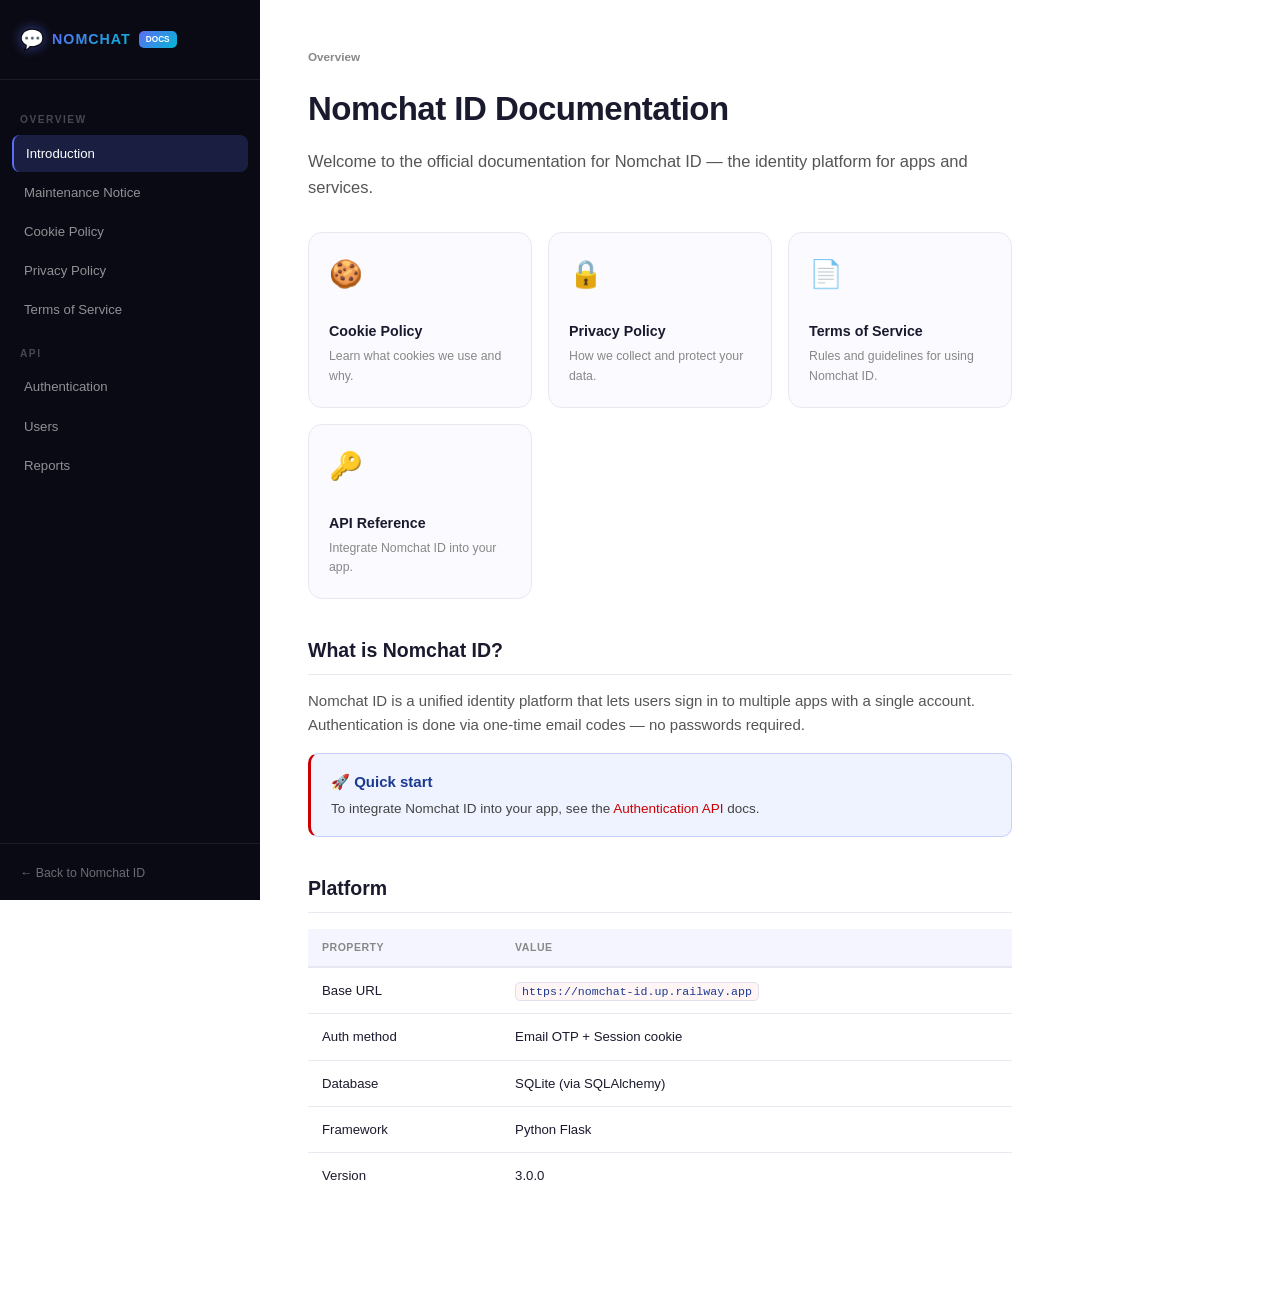
<file: docs/index.html>
<!DOCTYPE html>
<html lang="en">
<head>
    <meta charset="UTF-8">
    <meta name="viewport" content="width=device-width, initial-scale=1.0">
    <title>Nomchat ID Docs</title>
    <link rel="stylesheet" href="/docs/style.css">
</head>
<body>
    <nav class="sidebar">
        <div class="sidebar-logo">
            <span class="logo-icon">💬</span>
            <span class="logo-name">NOMCHAT</span>
            <span class="logo-badge">DOCS</span>
        </div>
        <div class="sidebar-nav">
            <div class="nav-section">Overview</div>
            <a href="/docs/index.html" class="nav-link active">Introduction</a>
            <a href="/docs/maintenance.html" class="nav-link">Maintenance Notice</a>
            <a href="/docs/cookies.html" class="nav-link">Cookie Policy</a>
            <a href="/docs/privacy.html" class="nav-link">Privacy Policy</a>
            <a href="/docs/terms.html" class="nav-link">Terms of Service</a>
            <div class="nav-section">API</div>
            <a href="/docs/api-auth.html" class="nav-link">Authentication</a>
            <a href="/docs/api-users.html" class="nav-link">Users</a>
            <a href="/docs/api-reports.html" class="nav-link">Reports</a>
        </div>
        <div class="sidebar-footer">
            <a href="https://nomchat-id.up.railway.app" target="_blank" class="back-link">← Back to Nomchat ID</a>
        </div>
    </nav>

    <main class="content">
        <div class="content-inner">
            <div class="breadcrumb">Overview</div>
            <h1>Nomchat ID Documentation</h1>
            <p class="lead">Welcome to the official documentation for Nomchat ID — the identity platform for apps and services.</p>

            <div class="cards-grid">
                <a href="/docs/cookies.html" class="doc-card">
                    <div class="doc-card-icon">🍪</div>
                    <h3>Cookie Policy</h3>
                    <p>Learn what cookies we use and why.</p>
                </a>
                <a href="/docs/privacy.html" class="doc-card">
                    <div class="doc-card-icon">🔒</div>
                    <h3>Privacy Policy</h3>
                    <p>How we collect and protect your data.</p>
                </a>
                <a href="/docs/terms.html" class="doc-card">
                    <div class="doc-card-icon">📄</div>
                    <h3>Terms of Service</h3>
                    <p>Rules and guidelines for using Nomchat ID.</p>
                </a>
                <a href="/docs/api-auth.html" class="doc-card">
                    <div class="doc-card-icon">🔑</div>
                    <h3>API Reference</h3>
                    <p>Integrate Nomchat ID into your app.</p>
                </a>
            </div>

            <h2>What is Nomchat ID?</h2>
            <p>Nomchat ID is a unified identity platform that lets users sign in to multiple apps with a single account. Authentication is done via one-time email codes — no passwords required.</p>

            <div class="info-box">
                <strong>🚀 Quick start</strong>
                <p>To integrate Nomchat ID into your app, see the <a href="/docs/api-auth.html">Authentication API</a> docs.</p>
            </div>

            <h2>Platform</h2>
            <table class="doc-table">
                <tr><th>Property</th><th>Value</th></tr>
                <tr><td>Base URL</td><td><code>https://nomchat-id.up.railway.app</code></td></tr>
                <tr><td>Auth method</td><td>Email OTP + Session cookie</td></tr>
                <tr><td>Database</td><td>SQLite (via SQLAlchemy)</td></tr>
                <tr><td>Framework</td><td>Python Flask</td></tr>
                <tr><td>Version</td><td>3.0.0</td></tr>
            </table>
        </div>
    </main>
</body>
</html>
</file>
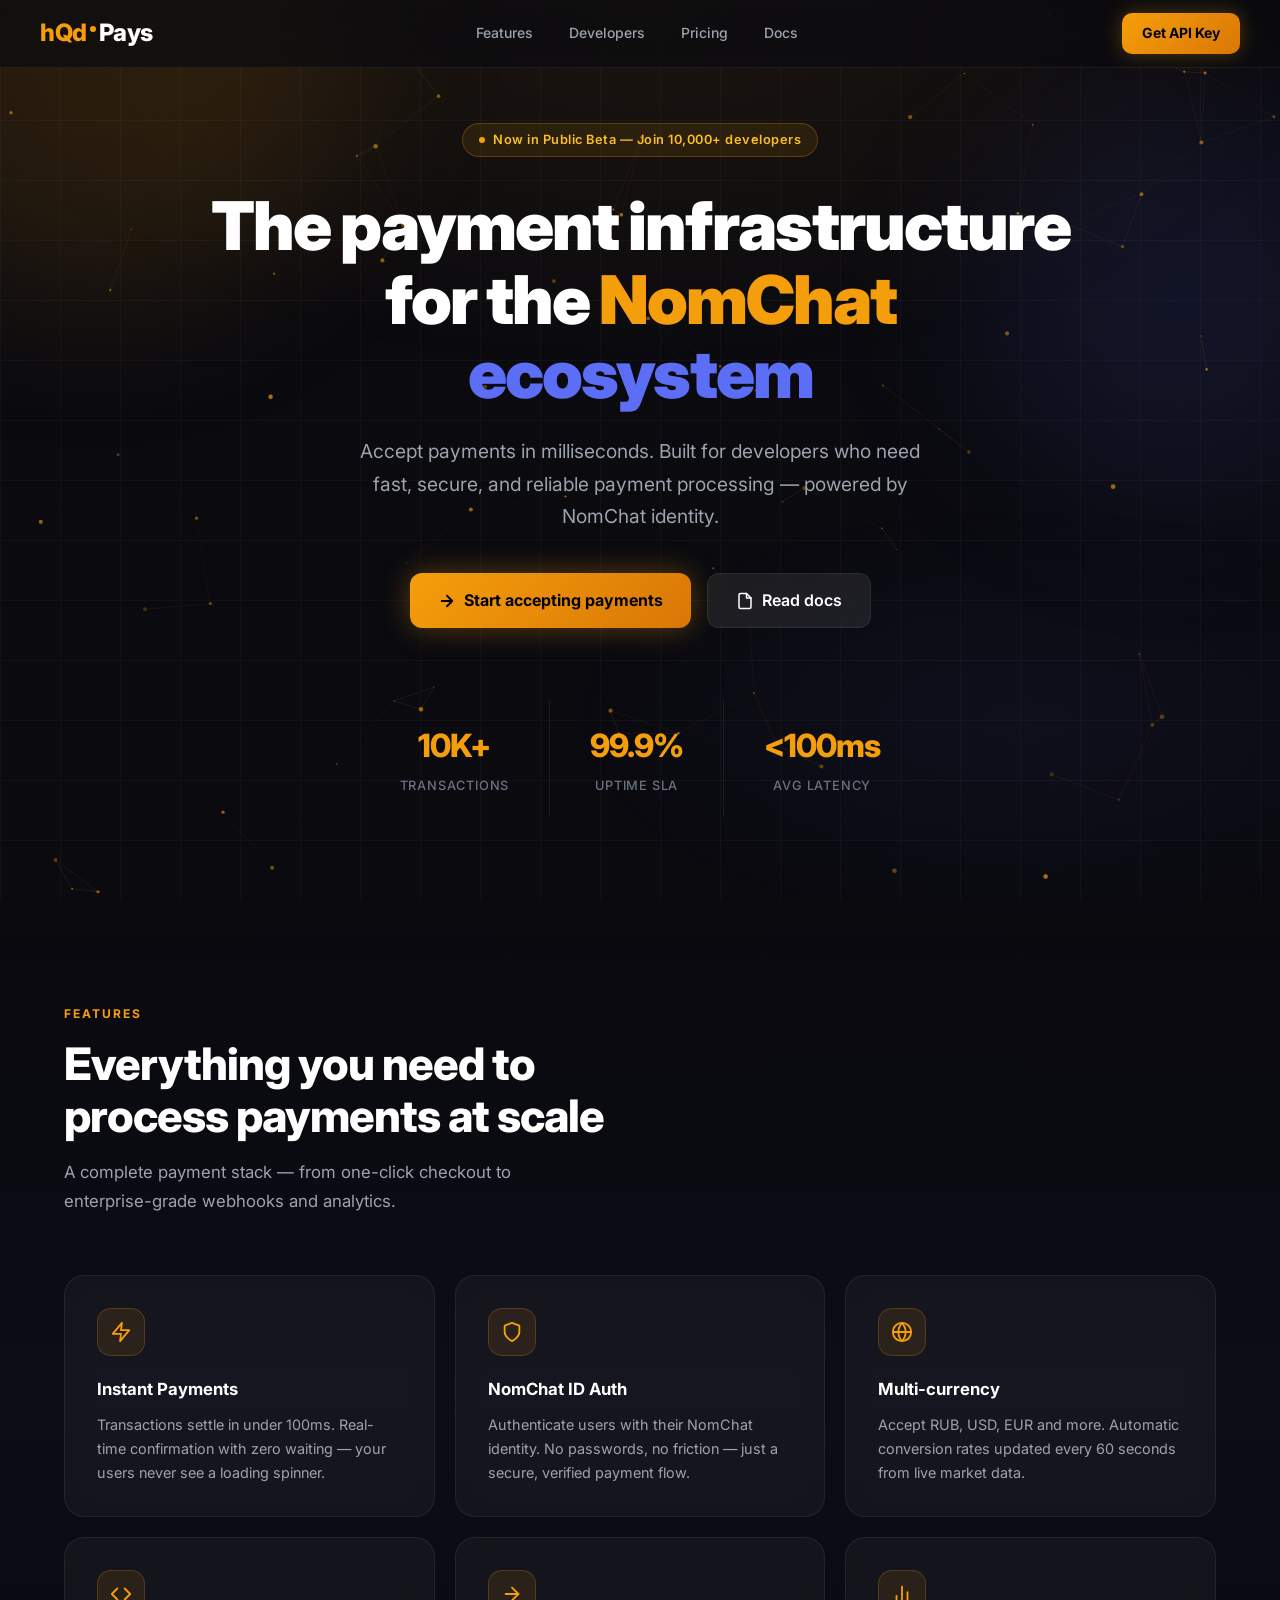
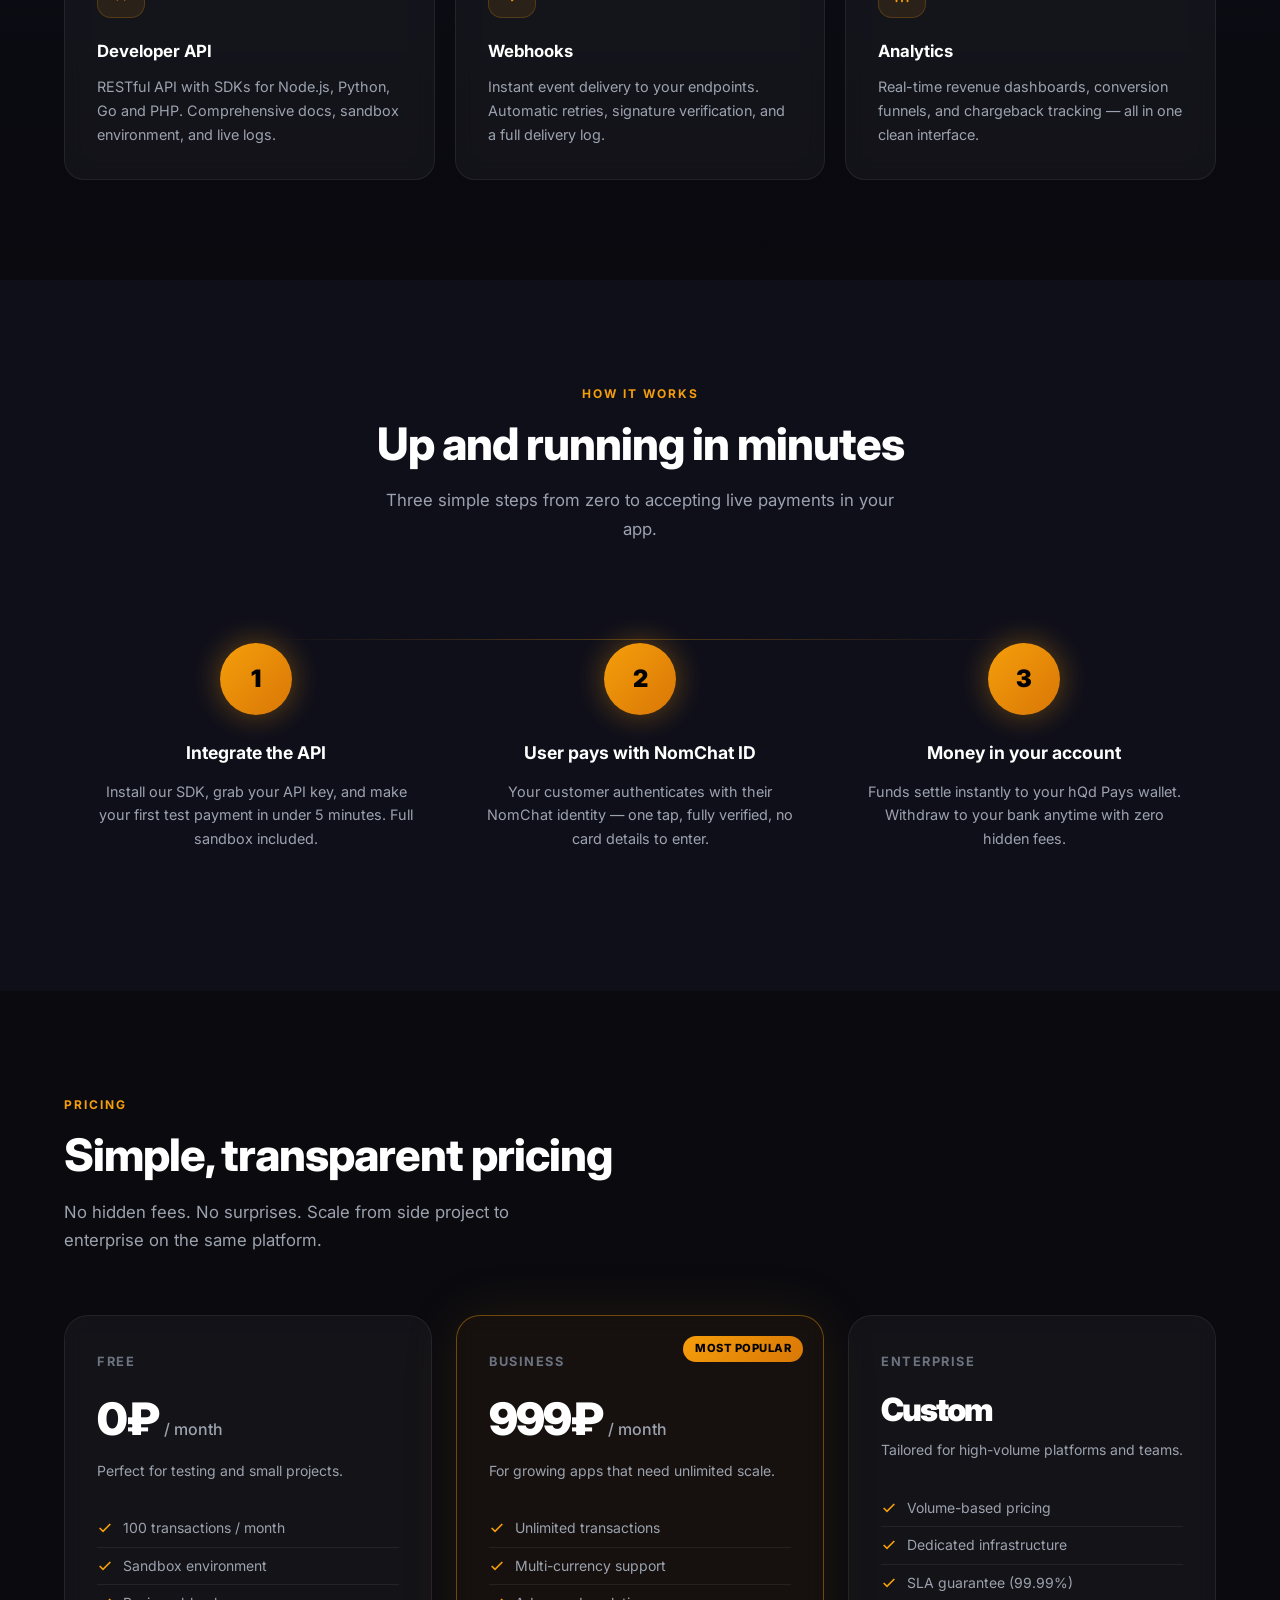
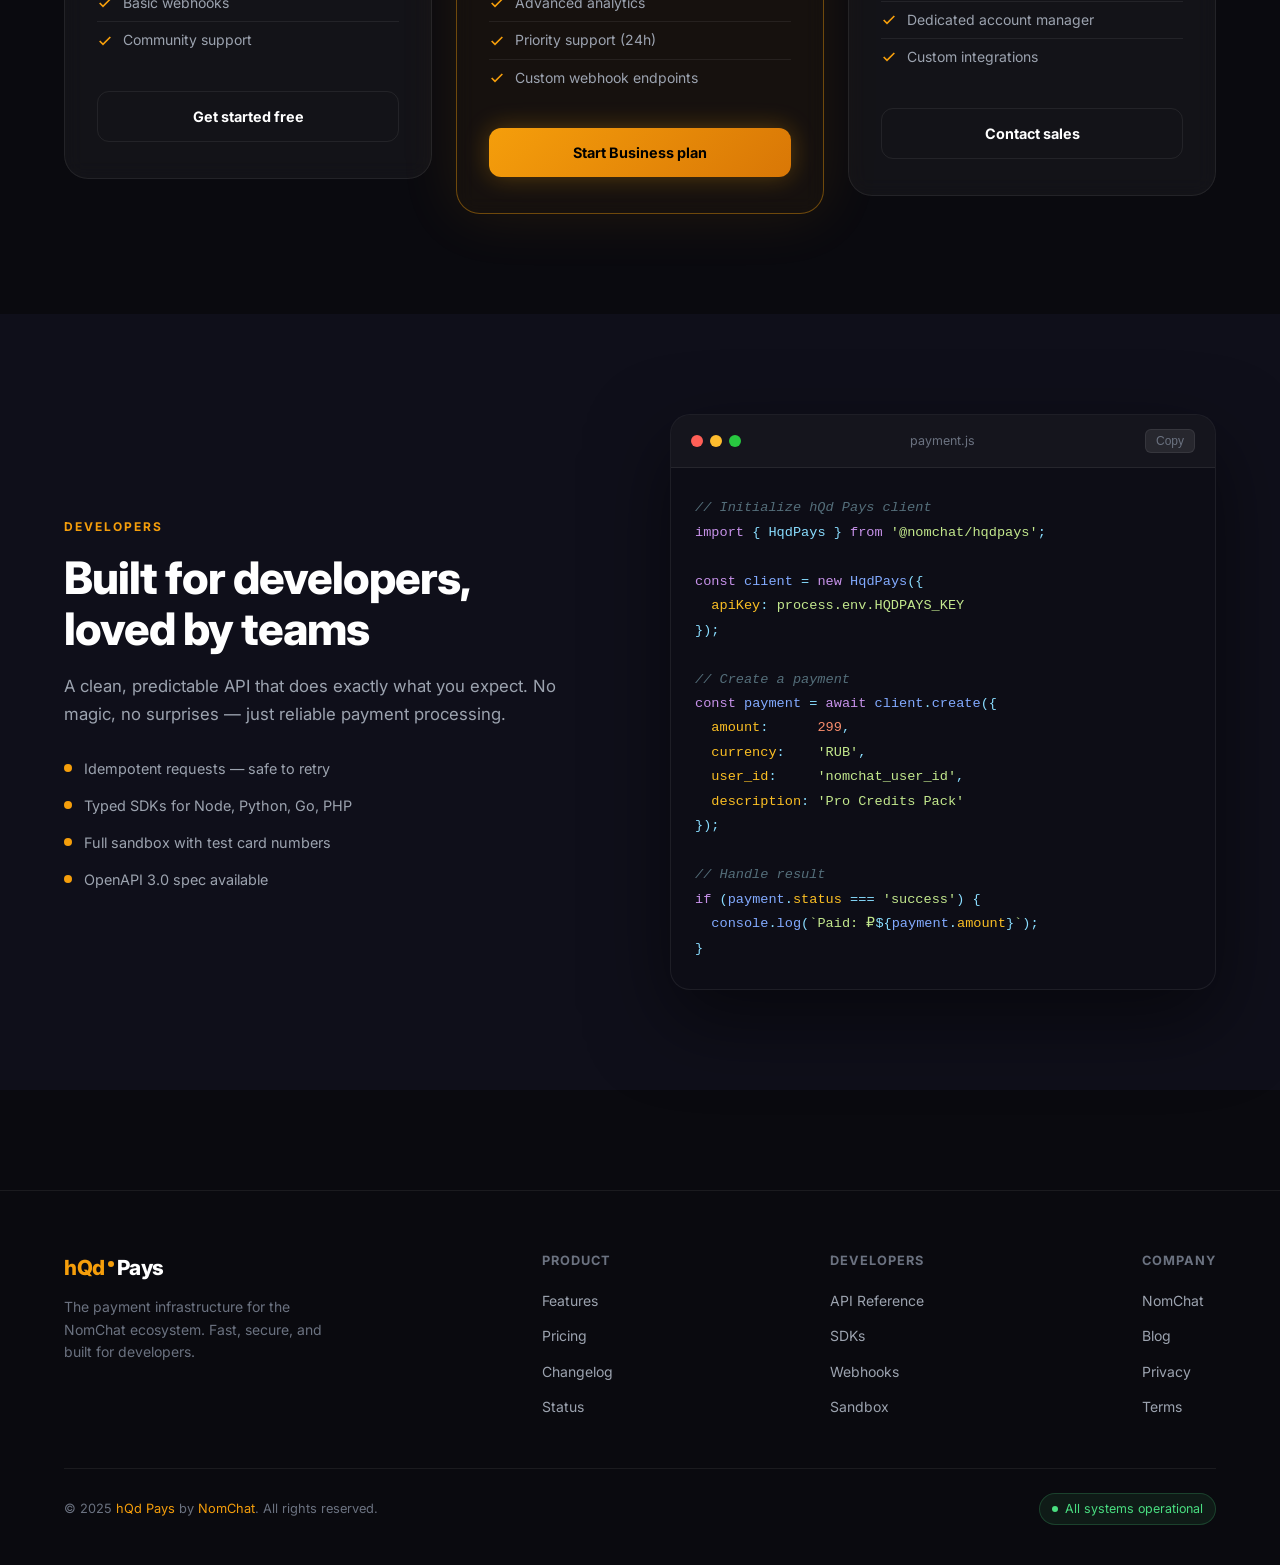
<file: hqdpays/index.html>
<!DOCTYPE html>
<html lang="en">
<head>
<meta charset="UTF-8">
<meta name="viewport" content="width=device-width, initial-scale=1.0">
<title>hQd Pays — Payment Infrastructure by NomChat</title>
<link rel="preconnect" href="https://fonts.googleapis.com">
<link href="https://fonts.googleapis.com/css2?family=Inter:wght@300;400;500;600;700;800;900&display=swap" rel="stylesheet">
<style>
  *, *::before, *::after { box-sizing: border-box; margin: 0; padding: 0; }

  :root {
    --bg: #0a0a0f;
    --bg2: #0f0f1a;
    --bg3: #13131f;
    --gold: #f59e0b;
    --gold2: #d97706;
    --gold3: #fbbf24;
    --purple: #5b6ef5;
    --purple2: #4355e8;
    --white: #ffffff;
    --muted: #6b7280;
    --muted2: #9ca3af;
    --border: rgba(255,255,255,0.07);
    --glass: rgba(255,255,255,0.04);
    --glass2: rgba(255,255,255,0.08);
  }

  html { scroll-behavior: smooth; }

  body {
    font-family: 'Inter', sans-serif;
    background: var(--bg);
    color: var(--white);
    overflow-x: hidden;
    line-height: 1.6;
  }

  /* ── CANVAS ── */
  #particles-canvas {
    position: fixed;
    top: 0; left: 0;
    width: 100%; height: 100%;
    pointer-events: none;
    z-index: 0;
  }

  /* ── GRID BG ── */
  .grid-bg {
    position: fixed;
    inset: 0;
    z-index: 0;
    background-image:
      linear-gradient(rgba(255,255,255,0.03) 1px, transparent 1px),
      linear-gradient(90deg, rgba(255,255,255,0.03) 1px, transparent 1px);
    background-size: 60px 60px;
    pointer-events: none;
  }
  .grid-bg::after {
    content: '';
    position: absolute;
    inset: 0;
    background: radial-gradient(ellipse 80% 60% at 50% 0%, rgba(245,158,11,0.08) 0%, transparent 70%),
                radial-gradient(ellipse 60% 40% at 80% 80%, rgba(91,110,245,0.06) 0%, transparent 60%);
  }

  /* ── LAYOUT ── */
  .container { max-width: 1200px; margin: 0 auto; padding: 0 24px; position: relative; z-index: 1; }

  /* ── HEADER ── */
  header {
    position: fixed;
    top: 0; left: 0; right: 0;
    z-index: 100;
    padding: 0 24px;
    height: 68px;
    display: flex;
    align-items: center;
    background: rgba(10,10,15,0.7);
    backdrop-filter: blur(20px);
    -webkit-backdrop-filter: blur(20px);
    border-bottom: 1px solid var(--border);
    transition: background 0.3s;
  }
  .header-inner {
    max-width: 1200px;
    width: 100%;
    margin: 0 auto;
    display: flex;
    align-items: center;
    justify-content: space-between;
  }
  .logo {
    display: flex;
    align-items: center;
    gap: 2px;
    text-decoration: none;
    font-size: 1.5rem;
    font-weight: 800;
    letter-spacing: -0.5px;
  }
  .logo-hqd { color: var(--gold); }
  .logo-pays { color: var(--white); }
  .logo-dot {
    width: 6px; height: 6px;
    background: var(--gold);
    border-radius: 50%;
    margin: 0 1px 8px;
    display: inline-block;
  }

  nav { display: flex; align-items: center; gap: 8px; }
  nav a {
    color: var(--muted2);
    text-decoration: none;
    font-size: 0.875rem;
    font-weight: 500;
    padding: 6px 14px;
    border-radius: 8px;
    transition: color 0.2s, background 0.2s;
  }
  nav a:hover { color: var(--white); background: var(--glass2); }

  .btn-api {
    background: linear-gradient(135deg, var(--gold), var(--gold2));
    color: #000;
    font-weight: 700;
    font-size: 0.875rem;
    padding: 9px 20px;
    border-radius: 10px;
    border: none;
    cursor: pointer;
    text-decoration: none;
    transition: opacity 0.2s, transform 0.2s, box-shadow 0.2s;
    box-shadow: 0 0 20px rgba(245,158,11,0.3);
  }
  .btn-api:hover { opacity: 0.9; transform: translateY(-1px); box-shadow: 0 4px 30px rgba(245,158,11,0.45); }

  /* ── HERO ── */
  .hero {
    min-height: 100vh;
    display: flex;
    align-items: center;
    padding: 120px 0 80px;
    position: relative;
    z-index: 1;
  }
  .hero-inner { text-align: center; max-width: 860px; margin: 0 auto; }

  .hero-badge {
    display: inline-flex;
    align-items: center;
    gap: 8px;
    background: rgba(245,158,11,0.1);
    border: 1px solid rgba(245,158,11,0.25);
    border-radius: 100px;
    padding: 6px 16px;
    font-size: 0.8rem;
    font-weight: 600;
    color: var(--gold3);
    margin-bottom: 32px;
    letter-spacing: 0.5px;
  }
  .hero-badge-dot {
    width: 6px; height: 6px;
    background: var(--gold);
    border-radius: 50%;
    animation: pulse-dot 2s infinite;
  }
  @keyframes pulse-dot {
    0%,100% { opacity: 1; transform: scale(1); }
    50% { opacity: 0.5; transform: scale(0.7); }
  }

  .hero h1 {
    font-size: clamp(2.4rem, 5.5vw, 4.2rem);
    font-weight: 900;
    line-height: 1.1;
    letter-spacing: -2px;
    margin-bottom: 24px;
  }
  .hero h1 .gold { color: var(--gold); }
  .hero h1 .purple { color: var(--purple); }

  .hero-sub {
    font-size: clamp(1rem, 2vw, 1.2rem);
    color: var(--muted2);
    max-width: 580px;
    margin: 0 auto 40px;
    line-height: 1.7;
  }

  .hero-ctas {
    display: flex;
    gap: 16px;
    justify-content: center;
    flex-wrap: wrap;
    margin-bottom: 72px;
  }
  .btn-primary {
    background: linear-gradient(135deg, var(--gold), var(--gold2));
    color: #000;
    font-weight: 700;
    font-size: 1rem;
    padding: 14px 28px;
    border-radius: 12px;
    border: none;
    cursor: pointer;
    text-decoration: none;
    display: inline-flex;
    align-items: center;
    gap: 8px;
    transition: all 0.2s;
    box-shadow: 0 0 30px rgba(245,158,11,0.35);
  }
  .btn-primary:hover { transform: translateY(-2px); box-shadow: 0 8px 40px rgba(245,158,11,0.5); }
  .btn-secondary {
    background: var(--glass2);
    color: var(--white);
    font-weight: 600;
    font-size: 1rem;
    padding: 14px 28px;
    border-radius: 12px;
    border: 1px solid var(--border);
    cursor: pointer;
    text-decoration: none;
    display: inline-flex;
    align-items: center;
    gap: 8px;
    transition: all 0.2s;
    backdrop-filter: blur(10px);
  }
  .btn-secondary:hover { background: rgba(255,255,255,0.1); border-color: rgba(255,255,255,0.15); transform: translateY(-2px); }

  /* ── STATS ── */
  .stats {
    display: flex;
    justify-content: center;
    gap: 0;
    flex-wrap: wrap;
  }
  .stat-item {
    padding: 20px 40px;
    text-align: center;
    border-right: 1px solid var(--border);
  }
  .stat-item:last-child { border-right: none; }
  .stat-num {
    font-size: 2rem;
    font-weight: 800;
    color: var(--gold);
    letter-spacing: -1px;
    display: block;
  }
  .stat-label {
    font-size: 0.8rem;
    color: var(--muted);
    font-weight: 500;
    text-transform: uppercase;
    letter-spacing: 0.8px;
    margin-top: 2px;
  }

  /* ── SECTION COMMON ── */
  section { padding: 100px 0; position: relative; z-index: 1; }
  .section-label {
    display: inline-block;
    font-size: 0.75rem;
    font-weight: 700;
    text-transform: uppercase;
    letter-spacing: 2px;
    color: var(--gold);
    margin-bottom: 16px;
  }
  .section-title {
    font-size: clamp(1.8rem, 3.5vw, 2.8rem);
    font-weight: 800;
    letter-spacing: -1px;
    line-height: 1.15;
    margin-bottom: 16px;
  }
  .section-sub {
    font-size: 1.05rem;
    color: var(--muted2);
    max-width: 520px;
    line-height: 1.7;
  }
  .section-header { margin-bottom: 60px; }

  /* ── FEATURES ── */
  #features { background: linear-gradient(180deg, transparent, rgba(91,110,245,0.03) 50%, transparent); }
  .features-grid {
    display: grid;
    grid-template-columns: repeat(auto-fit, minmax(320px, 1fr));
    gap: 20px;
  }
  .feature-card {
    background: var(--glass);
    border: 1px solid var(--border);
    border-radius: 20px;
    padding: 32px;
    transition: all 0.3s;
    backdrop-filter: blur(10px);
    position: relative;
    overflow: hidden;
  }
  .feature-card::before {
    content: '';
    position: absolute;
    inset: 0;
    border-radius: 20px;
    background: linear-gradient(135deg, rgba(245,158,11,0.05), transparent);
    opacity: 0;
    transition: opacity 0.3s;
  }
  .feature-card:hover { border-color: rgba(245,158,11,0.25); transform: translateY(-4px); box-shadow: 0 20px 60px rgba(0,0,0,0.4); }
  .feature-card:hover::before { opacity: 1; }

  .feature-icon {
    width: 48px; height: 48px;
    background: rgba(245,158,11,0.1);
    border: 1px solid rgba(245,158,11,0.2);
    border-radius: 14px;
    display: flex;
    align-items: center;
    justify-content: center;
    margin-bottom: 20px;
  }
  .feature-icon svg { width: 22px; height: 22px; stroke: var(--gold); fill: none; stroke-width: 2; stroke-linecap: round; stroke-linejoin: round; }
  .feature-card h3 { font-size: 1.05rem; font-weight: 700; margin-bottom: 10px; }
  .feature-card p { font-size: 0.9rem; color: var(--muted2); line-height: 1.65; }

  /* ── HOW IT WORKS ── */
  #how { background: var(--bg2); }
  .steps { display: grid; grid-template-columns: repeat(auto-fit, minmax(280px, 1fr)); gap: 0; position: relative; }
  .steps::before {
    content: '';
    position: absolute;
    top: 36px; left: 16.66%; right: 16.66%;
    height: 1px;
    background: linear-gradient(90deg, transparent, var(--gold), transparent);
    opacity: 0.3;
  }
  .step {
    padding: 40px 32px;
    text-align: center;
    position: relative;
  }
  .step-num {
    width: 72px; height: 72px;
    border-radius: 50%;
    background: linear-gradient(135deg, var(--gold), var(--gold2));
    color: #000;
    font-size: 1.5rem;
    font-weight: 900;
    display: flex;
    align-items: center;
    justify-content: center;
    margin: 0 auto 24px;
    box-shadow: 0 0 30px rgba(245,158,11,0.4);
    position: relative;
    z-index: 1;
  }
  .step h3 { font-size: 1.1rem; font-weight: 700; margin-bottom: 12px; }
  .step p { font-size: 0.9rem; color: var(--muted2); line-height: 1.65; }

  /* ── PRICING ── */
  .pricing-grid {
    display: grid;
    grid-template-columns: repeat(auto-fit, minmax(280px, 1fr));
    gap: 24px;
    align-items: start;
  }
  .pricing-card {
    background: var(--glass);
    border: 1px solid var(--border);
    border-radius: 24px;
    padding: 36px 32px;
    backdrop-filter: blur(10px);
    transition: all 0.3s;
    position: relative;
    overflow: hidden;
  }
  .pricing-card.featured {
    border-color: rgba(245,158,11,0.4);
    background: rgba(245,158,11,0.05);
    box-shadow: 0 0 60px rgba(245,158,11,0.1);
  }
  .pricing-card:hover { transform: translateY(-4px); }
  .pricing-badge {
    position: absolute;
    top: 20px; right: 20px;
    background: linear-gradient(135deg, var(--gold), var(--gold2));
    color: #000;
    font-size: 0.7rem;
    font-weight: 800;
    padding: 4px 12px;
    border-radius: 100px;
    text-transform: uppercase;
    letter-spacing: 0.5px;
  }
  .pricing-tier { font-size: 0.8rem; font-weight: 700; text-transform: uppercase; letter-spacing: 1.5px; color: var(--muted); margin-bottom: 12px; }
  .pricing-price { font-size: 2.8rem; font-weight: 900; letter-spacing: -2px; margin-bottom: 4px; }
  .pricing-price span { font-size: 1rem; font-weight: 500; color: var(--muted2); letter-spacing: 0; }
  .pricing-desc { font-size: 0.875rem; color: var(--muted2); margin-bottom: 28px; }
  .pricing-features { list-style: none; margin-bottom: 32px; }
  .pricing-features li {
    display: flex;
    align-items: center;
    gap: 10px;
    font-size: 0.875rem;
    color: var(--muted2);
    padding: 7px 0;
    border-bottom: 1px solid var(--border);
  }
  .pricing-features li:last-child { border-bottom: none; }
  .pricing-features li svg { width: 16px; height: 16px; stroke: var(--gold); fill: none; stroke-width: 2.5; flex-shrink: 0; }
  .btn-plan {
    width: 100%;
    padding: 13px;
    border-radius: 12px;
    font-size: 0.9rem;
    font-weight: 700;
    cursor: pointer;
    border: none;
    transition: all 0.2s;
    text-align: center;
    display: block;
    text-decoration: none;
  }
  .btn-plan-outline {
    background: transparent;
    border: 1px solid var(--border);
    color: var(--white);
  }
  .btn-plan-outline:hover { border-color: rgba(245,158,11,0.4); color: var(--gold); }
  .btn-plan-gold {
    background: linear-gradient(135deg, var(--gold), var(--gold2));
    color: #000;
    box-shadow: 0 0 25px rgba(245,158,11,0.3);
  }
  .btn-plan-gold:hover { box-shadow: 0 4px 35px rgba(245,158,11,0.5); transform: translateY(-1px); }

  /* ── CODE SECTION ── */
  #code-section { background: var(--bg2); }
  .code-wrapper {
    display: grid;
    grid-template-columns: 1fr 1fr;
    gap: 60px;
    align-items: center;
  }
  .code-text .section-sub { max-width: 100%; }
  .code-features { margin-top: 28px; display: flex; flex-direction: column; gap: 14px; }
  .code-feature {
    display: flex;
    align-items: center;
    gap: 12px;
    font-size: 0.9rem;
    color: var(--muted2);
  }
  .code-feature-dot {
    width: 8px; height: 8px;
    background: var(--gold);
    border-radius: 50%;
    flex-shrink: 0;
  }

  .code-block {
    background: #0d0d16;
    border: 1px solid var(--border);
    border-radius: 20px;
    overflow: hidden;
    box-shadow: 0 30px 80px rgba(0,0,0,0.5);
  }
  .code-header {
    display: flex;
    align-items: center;
    justify-content: space-between;
    padding: 14px 20px;
    background: rgba(255,255,255,0.03);
    border-bottom: 1px solid var(--border);
  }
  .code-dots { display: flex; gap: 7px; }
  .code-dot { width: 12px; height: 12px; border-radius: 50%; }
  .code-dot.red { background: #ff5f57; }
  .code-dot.yellow { background: #febc2e; }
  .code-dot.green { background: #28c840; }
  .code-filename { font-size: 0.78rem; color: var(--muted); font-family: 'Inter', monospace; }
  .code-copy {
    font-size: 0.75rem;
    color: var(--muted);
    background: var(--glass2);
    border: 1px solid var(--border);
    border-radius: 6px;
    padding: 4px 10px;
    cursor: pointer;
    transition: color 0.2s;
  }
  .code-copy:hover { color: var(--gold); }
  pre {
    padding: 28px 24px;
    font-size: 0.85rem;
    line-height: 1.8;
    overflow-x: auto;
    font-family: 'Fira Code', 'Cascadia Code', 'Consolas', monospace;
  }
  .tok-kw { color: #c792ea; }
  .tok-fn { color: #82aaff; }
  .tok-str { color: #c3e88d; }
  .tok-num { color: #f78c6c; }
  .tok-key { color: var(--gold3); }
  .tok-cmt { color: #546e7a; font-style: italic; }
  .tok-obj { color: #89ddff; }
  .tok-op { color: #89ddff; }

  /* ── FOOTER ── */
  footer {
    border-top: 1px solid var(--border);
    padding: 60px 0 40px;
    position: relative;
    z-index: 1;
  }
  .footer-inner {
    display: flex;
    align-items: flex-start;
    justify-content: space-between;
    gap: 40px;
    flex-wrap: wrap;
    margin-bottom: 48px;
  }
  .footer-brand p { font-size: 0.875rem; color: var(--muted); margin-top: 12px; max-width: 260px; line-height: 1.6; }
  .footer-links h4 { font-size: 0.8rem; font-weight: 700; text-transform: uppercase; letter-spacing: 1px; color: var(--muted); margin-bottom: 16px; }
  .footer-links ul { list-style: none; display: flex; flex-direction: column; gap: 10px; }
  .footer-links a { font-size: 0.875rem; color: var(--muted2); text-decoration: none; transition: color 0.2s; }
  .footer-links a:hover { color: var(--gold); }
  .footer-bottom {
    display: flex;
    align-items: center;
    justify-content: space-between;
    padding-top: 24px;
    border-top: 1px solid var(--border);
    flex-wrap: wrap;
    gap: 12px;
  }
  .footer-bottom p { font-size: 0.8rem; color: var(--muted); }
  .footer-bottom a { color: var(--gold); text-decoration: none; }
  .status-badge {
    display: flex;
    align-items: center;
    gap: 7px;
    font-size: 0.78rem;
    color: #4ade80;
    background: rgba(74,222,128,0.08);
    border: 1px solid rgba(74,222,128,0.2);
    border-radius: 100px;
    padding: 5px 12px;
  }
  .status-dot { width: 6px; height: 6px; background: #4ade80; border-radius: 50%; animation: pulse-dot 2s infinite; }

  /* ── SCROLL REVEAL ── */
  .reveal {
    opacity: 0;
    transform: translateY(30px);
    transition: opacity 0.7s ease, transform 0.7s ease;
  }
  .reveal.visible { opacity: 1; transform: translateY(0); }
  .reveal-delay-1 { transition-delay: 0.1s; }
  .reveal-delay-2 { transition-delay: 0.2s; }
  .reveal-delay-3 { transition-delay: 0.3s; }
  .reveal-delay-4 { transition-delay: 0.4s; }
  .reveal-delay-5 { transition-delay: 0.5s; }

  /* ── GLOW ORBS ── */
  .orb {
    position: absolute;
    border-radius: 50%;
    filter: blur(80px);
    pointer-events: none;
    z-index: 0;
  }
  .orb-gold { background: rgba(245,158,11,0.12); width: 500px; height: 500px; }
  .orb-purple { background: rgba(91,110,245,0.1); width: 400px; height: 400px; }

  /* ── RESPONSIVE ── */
  @media (max-width: 768px) {
    nav { display: none; }
    .code-wrapper { grid-template-columns: 1fr; }
    .stat-item { padding: 16px 24px; }
    .steps::before { display: none; }
    .footer-inner { flex-direction: column; }
  }
</style>
</head>
<body>

<!-- Background layers -->
<div class="grid-bg"></div>
<canvas id="particles-canvas"></canvas>

<!-- ══ HEADER ══ -->
<header>
  <div class="header-inner">
    <a href="#" class="logo">
      <span class="logo-hqd">hQd</span><span class="logo-dot"></span><span class="logo-pays">Pays</span>
    </a>
    <nav>
      <a href="#features">Features</a>
      <a href="#developers">Developers</a>
      <a href="#pricing">Pricing</a>
      <a href="#docs">Docs</a>
    </nav>
    <a href="#" class="btn-api">Get API Key</a>
  </div>
</header>

<!-- ══ HERO ══ -->
<section class="hero">
  <div class="orb orb-gold" style="top:-200px;left:-150px;"></div>
  <div class="orb orb-purple" style="top:100px;right:-100px;"></div>
  <div class="container">
    <div class="hero-inner">
      <div class="hero-badge reveal">
        <span class="hero-badge-dot"></span>
        Now in Public Beta — Join 10,000+ developers
      </div>
      <h1 class="reveal reveal-delay-1">
        The payment infrastructure<br>for the <span class="gold">NomChat</span> <span class="purple">ecosystem</span>
      </h1>
      <p class="hero-sub reveal reveal-delay-2">
        Accept payments in milliseconds. Built for developers who need fast, secure, and reliable payment processing — powered by NomChat identity.
      </p>
      <div class="hero-ctas reveal reveal-delay-3">
        <a href="#" class="btn-primary">
          <svg width="18" height="18" viewBox="0 0 24 24" fill="none" stroke="currentColor" stroke-width="2.5" stroke-linecap="round" stroke-linejoin="round"><path d="M5 12h14M12 5l7 7-7 7"/></svg>
          Start accepting payments
        </a>
        <a href="#docs" class="btn-secondary">
          <svg width="18" height="18" viewBox="0 0 24 24" fill="none" stroke="currentColor" stroke-width="2" stroke-linecap="round" stroke-linejoin="round"><path d="M14 2H6a2 2 0 0 0-2 2v16a2 2 0 0 0 2 2h12a2 2 0 0 0 2-2V8z"/><polyline points="14 2 14 8 20 8"/></svg>
          Read docs
        </a>
      </div>
      <div class="stats reveal reveal-delay-4">
        <div class="stat-item">
          <span class="stat-num" data-target="10000" data-suffix="K+">0</span>
          <span class="stat-label">Transactions</span>
        </div>
        <div class="stat-item">
          <span class="stat-num" data-target="99.9" data-suffix="%" data-float="true">0</span>
          <span class="stat-label">Uptime SLA</span>
        </div>
        <div class="stat-item">
          <span class="stat-num" data-target="100" data-prefix="<" data-suffix="ms">0</span>
          <span class="stat-label">Avg Latency</span>
        </div>
      </div>
    </div>
  </div>
</section>

<!-- ══ FEATURES ══ -->
<section id="features">
  <div class="container">
    <div class="section-header reveal">
      <span class="section-label">Features</span>
      <h2 class="section-title">Everything you need to<br>process payments at scale</h2>
      <p class="section-sub">A complete payment stack — from one-click checkout to enterprise-grade webhooks and analytics.</p>
    </div>
    <div class="features-grid">

      <!-- Instant Payments -->
      <div class="feature-card reveal reveal-delay-1">
        <div class="feature-icon">
          <svg viewBox="0 0 24 24"><polyline points="13 2 3 14 12 14 11 22 21 10 12 10 13 2"/></svg>
        </div>
        <h3>Instant Payments</h3>
        <p>Transactions settle in under 100ms. Real-time confirmation with zero waiting — your users never see a loading spinner.</p>
      </div>

      <!-- NomChat ID Auth -->
      <div class="feature-card reveal reveal-delay-2">
        <div class="feature-icon">
          <svg viewBox="0 0 24 24"><path d="M12 22s8-4 8-10V5l-8-3-8 3v7c0 6 8 10 8 10z"/></svg>
        </div>
        <h3>NomChat ID Auth</h3>
        <p>Authenticate users with their NomChat identity. No passwords, no friction — just a secure, verified payment flow.</p>
      </div>

      <!-- Multi-currency -->
      <div class="feature-card reveal reveal-delay-3">
        <div class="feature-icon">
          <svg viewBox="0 0 24 24"><circle cx="12" cy="12" r="10"/><line x1="2" y1="12" x2="22" y2="12"/><path d="M12 2a15.3 15.3 0 0 1 4 10 15.3 15.3 0 0 1-4 10 15.3 15.3 0 0 1-4-10 15.3 15.3 0 0 1 4-10z"/></svg>
        </div>
        <h3>Multi-currency</h3>
        <p>Accept RUB, USD, EUR and more. Automatic conversion rates updated every 60 seconds from live market data.</p>
      </div>

      <!-- Developer API -->
      <div class="feature-card reveal reveal-delay-1">
        <div class="feature-icon">
          <svg viewBox="0 0 24 24"><polyline points="16 18 22 12 16 6"/><polyline points="8 6 2 12 8 18"/></svg>
        </div>
        <h3>Developer API</h3>
        <p>RESTful API with SDKs for Node.js, Python, Go and PHP. Comprehensive docs, sandbox environment, and live logs.</p>
      </div>

      <!-- Webhooks -->
      <div class="feature-card reveal reveal-delay-2">
        <div class="feature-icon">
          <svg viewBox="0 0 24 24"><path d="M5 12h14"/><path d="M12 5l7 7-7 7"/></svg>
        </div>
        <h3>Webhooks</h3>
        <p>Instant event delivery to your endpoints. Automatic retries, signature verification, and a full delivery log.</p>
      </div>

      <!-- Analytics -->
      <div class="feature-card reveal reveal-delay-3">
        <div class="feature-icon">
          <svg viewBox="0 0 24 24"><line x1="18" y1="20" x2="18" y2="10"/><line x1="12" y1="20" x2="12" y2="4"/><line x1="6" y1="20" x2="6" y2="14"/></svg>
        </div>
        <h3>Analytics</h3>
        <p>Real-time revenue dashboards, conversion funnels, and chargeback tracking — all in one clean interface.</p>
      </div>

    </div>
  </div>
</section>

<!-- ══ HOW IT WORKS ══ -->
<section id="how">
  <div class="container">
    <div class="section-header reveal" style="text-align:center;">
      <span class="section-label">How it works</span>
      <h2 class="section-title">Up and running in minutes</h2>
      <p class="section-sub" style="margin:0 auto;">Three simple steps from zero to accepting live payments in your app.</p>
    </div>
    <div class="steps">
      <div class="step reveal reveal-delay-1">
        <div class="step-num">1</div>
        <h3>Integrate the API</h3>
        <p>Install our SDK, grab your API key, and make your first test payment in under 5 minutes. Full sandbox included.</p>
      </div>
      <div class="step reveal reveal-delay-2">
        <div class="step-num">2</div>
        <h3>User pays with NomChat ID</h3>
        <p>Your customer authenticates with their NomChat identity — one tap, fully verified, no card details to enter.</p>
      </div>
      <div class="step reveal reveal-delay-3">
        <div class="step-num">3</div>
        <h3>Money in your account</h3>
        <p>Funds settle instantly to your hQd Pays wallet. Withdraw to your bank anytime with zero hidden fees.</p>
      </div>
    </div>
  </div>
</section>

<!-- ══ PRICING ══ -->
<section id="pricing">
  <div class="container">
    <div class="section-header reveal">
      <span class="section-label">Pricing</span>
      <h2 class="section-title">Simple, transparent pricing</h2>
      <p class="section-sub">No hidden fees. No surprises. Scale from side project to enterprise on the same platform.</p>
    </div>
    <div class="pricing-grid">

      <!-- Free -->
      <div class="pricing-card reveal reveal-delay-1">
        <div class="pricing-tier">Free</div>
        <div class="pricing-price">0₽ <span>/ month</span></div>
        <div class="pricing-desc">Perfect for testing and small projects.</div>
        <ul class="pricing-features">
          <li>
            <svg viewBox="0 0 24 24"><polyline points="20 6 9 17 4 12"/></svg>
            100 transactions / month
          </li>
          <li>
            <svg viewBox="0 0 24 24"><polyline points="20 6 9 17 4 12"/></svg>
            Sandbox environment
          </li>
          <li>
            <svg viewBox="0 0 24 24"><polyline points="20 6 9 17 4 12"/></svg>
            Basic webhooks
          </li>
          <li>
            <svg viewBox="0 0 24 24"><polyline points="20 6 9 17 4 12"/></svg>
            Community support
          </li>
        </ul>
        <a href="#" class="btn-plan btn-plan-outline">Get started free</a>
      </div>

      <!-- Business -->
      <div class="pricing-card featured reveal reveal-delay-2">
        <div class="pricing-badge">Most Popular</div>
        <div class="pricing-tier">Business</div>
        <div class="pricing-price">999₽ <span>/ month</span></div>
        <div class="pricing-desc">For growing apps that need unlimited scale.</div>
        <ul class="pricing-features">
          <li>
            <svg viewBox="0 0 24 24"><polyline points="20 6 9 17 4 12"/></svg>
            Unlimited transactions
          </li>
          <li>
            <svg viewBox="0 0 24 24"><polyline points="20 6 9 17 4 12"/></svg>
            Multi-currency support
          </li>
          <li>
            <svg viewBox="0 0 24 24"><polyline points="20 6 9 17 4 12"/></svg>
            Advanced analytics
          </li>
          <li>
            <svg viewBox="0 0 24 24"><polyline points="20 6 9 17 4 12"/></svg>
            Priority support (24h)
          </li>
          <li>
            <svg viewBox="0 0 24 24"><polyline points="20 6 9 17 4 12"/></svg>
            Custom webhook endpoints
          </li>
        </ul>
        <a href="#" class="btn-plan btn-plan-gold">Start Business plan</a>
      </div>

      <!-- Enterprise -->
      <div class="pricing-card reveal reveal-delay-3">
        <div class="pricing-tier">Enterprise</div>
        <div class="pricing-price" style="font-size:2rem;">Custom</div>
        <div class="pricing-desc">Tailored for high-volume platforms and teams.</div>
        <ul class="pricing-features">
          <li>
            <svg viewBox="0 0 24 24"><polyline points="20 6 9 17 4 12"/></svg>
            Volume-based pricing
          </li>
          <li>
            <svg viewBox="0 0 24 24"><polyline points="20 6 9 17 4 12"/></svg>
            Dedicated infrastructure
          </li>
          <li>
            <svg viewBox="0 0 24 24"><polyline points="20 6 9 17 4 12"/></svg>
            SLA guarantee (99.99%)
          </li>
          <li>
            <svg viewBox="0 0 24 24"><polyline points="20 6 9 17 4 12"/></svg>
            Dedicated account manager
          </li>
          <li>
            <svg viewBox="0 0 24 24"><polyline points="20 6 9 17 4 12"/></svg>
            Custom integrations
          </li>
        </ul>
        <a href="#" class="btn-plan btn-plan-outline">Contact sales</a>
      </div>

    </div>
  </div>
</section>

<!-- ══ CODE SECTION ══ -->
<section id="developers" style="padding-top:0;">
  <div id="code-section" style="background:var(--bg2);padding:100px 0;">
    <div class="container">
      <div class="code-wrapper">
        <div class="code-text reveal">
          <span class="section-label">Developers</span>
          <h2 class="section-title">Built for developers,<br>loved by teams</h2>
          <p class="section-sub">A clean, predictable API that does exactly what you expect. No magic, no surprises — just reliable payment processing.</p>
          <div class="code-features">
            <div class="code-feature"><span class="code-feature-dot"></span>Idempotent requests — safe to retry</div>
            <div class="code-feature"><span class="code-feature-dot"></span>Typed SDKs for Node, Python, Go, PHP</div>
            <div class="code-feature"><span class="code-feature-dot"></span>Full sandbox with test card numbers</div>
            <div class="code-feature"><span class="code-feature-dot"></span>OpenAPI 3.0 spec available</div>
          </div>
        </div>
        <div class="code-block reveal reveal-delay-2">
          <div class="code-header">
            <div class="code-dots">
              <div class="code-dot red"></div>
              <div class="code-dot yellow"></div>
              <div class="code-dot green"></div>
            </div>
            <span class="code-filename">payment.js</span>
            <button class="code-copy" onclick="copyCode(this)">Copy</button>
          </div>
          <pre><span class="tok-cmt">// Initialize hQd Pays client</span>
<span class="tok-kw">import</span> <span class="tok-obj">{ HqdPays }</span> <span class="tok-kw">from</span> <span class="tok-str">'@nomchat/hqdpays'</span><span class="tok-op">;</span>

<span class="tok-kw">const</span> <span class="tok-fn">client</span> <span class="tok-op">=</span> <span class="tok-kw">new</span> <span class="tok-fn">HqdPays</span><span class="tok-op">({</span>
  <span class="tok-key">apiKey</span><span class="tok-op">:</span> <span class="tok-str">process.env.HQDPAYS_KEY</span>
<span class="tok-op">});</span>

<span class="tok-cmt">// Create a payment</span>
<span class="tok-kw">const</span> <span class="tok-fn">payment</span> <span class="tok-op">=</span> <span class="tok-kw">await</span> <span class="tok-fn">client</span><span class="tok-op">.</span><span class="tok-fn">create</span><span class="tok-op">({</span>
  <span class="tok-key">amount</span><span class="tok-op">:</span>      <span class="tok-num">299</span><span class="tok-op">,</span>
  <span class="tok-key">currency</span><span class="tok-op">:</span>    <span class="tok-str">'RUB'</span><span class="tok-op">,</span>
  <span class="tok-key">user_id</span><span class="tok-op">:</span>     <span class="tok-str">'nomchat_user_id'</span><span class="tok-op">,</span>
  <span class="tok-key">description</span><span class="tok-op">:</span> <span class="tok-str">'Pro Credits Pack'</span>
<span class="tok-op">});</span>

<span class="tok-cmt">// Handle result</span>
<span class="tok-kw">if</span> <span class="tok-op">(</span><span class="tok-fn">payment</span><span class="tok-op">.</span><span class="tok-key">status</span> <span class="tok-op">===</span> <span class="tok-str">'success'</span><span class="tok-op">)</span> <span class="tok-op">{</span>
  <span class="tok-fn">console</span><span class="tok-op">.</span><span class="tok-fn">log</span><span class="tok-op">(</span><span class="tok-str">`Paid: ₽</span><span class="tok-op">${</span><span class="tok-fn">payment</span><span class="tok-op">.</span><span class="tok-key">amount</span><span class="tok-op">}</span><span class="tok-str">`</span><span class="tok-op">);</span>
<span class="tok-op">}</span></pre>
        </div>
      </div>
    </div>
  </div>
</section>

<!-- ══ FOOTER ══ -->
<footer id="docs">
  <div class="container">
    <div class="footer-inner">
      <div class="footer-brand">
        <a href="#" class="logo" style="font-size:1.3rem;">
          <span class="logo-hqd">hQd</span><span class="logo-dot"></span><span class="logo-pays">Pays</span>
        </a>
        <p>The payment infrastructure for the NomChat ecosystem. Fast, secure, and built for developers.</p>
      </div>
      <div class="footer-links">
        <h4>Product</h4>
        <ul>
          <li><a href="#features">Features</a></li>
          <li><a href="#pricing">Pricing</a></li>
          <li><a href="#">Changelog</a></li>
          <li><a href="#">Status</a></li>
        </ul>
      </div>
      <div class="footer-links">
        <h4>Developers</h4>
        <ul>
          <li><a href="#">API Reference</a></li>
          <li><a href="#">SDKs</a></li>
          <li><a href="#">Webhooks</a></li>
          <li><a href="#">Sandbox</a></li>
        </ul>
      </div>
      <div class="footer-links">
        <h4>Company</h4>
        <ul>
          <li><a href="https://nomchat.ru">NomChat</a></li>
          <li><a href="#">Blog</a></li>
          <li><a href="#">Privacy</a></li>
          <li><a href="#">Terms</a></li>
        </ul>
      </div>
    </div>
    <div class="footer-bottom">
      <p>© 2025 <a href="#">hQd Pays</a> by <a href="https://nomchat.ru">NomChat</a>. All rights reserved.</p>
      <div class="status-badge">
        <span class="status-dot"></span>
        All systems operational
      </div>
    </div>
  </div>
</footer>

<script>
// ══ PARTICLES ══
(function() {
  const canvas = document.getElementById('particles-canvas');
  const ctx = canvas.getContext('2d');
  let W, H, particles = [], mouse = { x: -9999, y: -9999 };
  const COUNT = 80, MAX_DIST = 130, SPEED = 0.4;

  function resize() {
    W = canvas.width = window.innerWidth;
    H = canvas.height = window.innerHeight;
  }

  function Particle() {
    this.x = Math.random() * W;
    this.y = Math.random() * H;
    this.vx = (Math.random() - 0.5) * SPEED;
    this.vy = (Math.random() - 0.5) * SPEED;
    this.r = Math.random() * 1.8 + 0.6;
    this.alpha = Math.random() * 0.5 + 0.2;
  }

  Particle.prototype.update = function() {
    this.x += this.vx;
    this.y += this.vy;
    if (this.x < 0 || this.x > W) this.vx *= -1;
    if (this.y < 0 || this.y > H) this.vy *= -1;
    // subtle mouse repulsion
    const dx = this.x - mouse.x, dy = this.y - mouse.y;
    const d = Math.sqrt(dx*dx + dy*dy);
    if (d < 80) {
      this.x += dx / d * 1.2;
      this.y += dy / d * 1.2;
    }
  };

  function init() {
    resize();
    particles = [];
    for (let i = 0; i < COUNT; i++) particles.push(new Particle());
  }

  function draw() {
    ctx.clearRect(0, 0, W, H);
    for (let i = 0; i < particles.length; i++) {
      const p = particles[i];
      p.update();
      // draw dot
      ctx.beginPath();
      ctx.arc(p.x, p.y, p.r, 0, Math.PI * 2);
      ctx.fillStyle = `rgba(245,158,11,${p.alpha})`;
      ctx.fill();
      // draw lines to nearby particles
      for (let j = i + 1; j < particles.length; j++) {
        const q = particles[j];
        const dx = p.x - q.x, dy = p.y - q.y;
        const dist = Math.sqrt(dx*dx + dy*dy);
        if (dist < MAX_DIST) {
          const opacity = (1 - dist / MAX_DIST) * 0.18;
          ctx.beginPath();
          ctx.moveTo(p.x, p.y);
          ctx.lineTo(q.x, q.y);
          ctx.strokeStyle = `rgba(245,158,11,${opacity})`;
          ctx.lineWidth = 0.8;
          ctx.stroke();
        }
      }
    }
    requestAnimationFrame(draw);
  }

  window.addEventListener('resize', init);
  window.addEventListener('mousemove', e => { mouse.x = e.clientX; mouse.y = e.clientY; });
  init();
  draw();
})();

// ══ SCROLL REVEAL ══
(function() {
  const els = document.querySelectorAll('.reveal');
  const io = new IntersectionObserver((entries) => {
    entries.forEach(e => {
      if (e.isIntersecting) {
        e.target.classList.add('visible');
        io.unobserve(e.target);
      }
    });
  }, { threshold: 0.12 });
  els.forEach(el => io.observe(el));
})();

// ══ COUNTER ANIMATION ══
(function() {
  const counters = document.querySelectorAll('.stat-num[data-target]');
  const io = new IntersectionObserver((entries) => {
    entries.forEach(e => {
      if (!e.isIntersecting) return;
      const el = e.target;
      const target = parseFloat(el.dataset.target);
      const prefix = el.dataset.prefix || '';
      const suffix = el.dataset.suffix || '';
      const isFloat = el.dataset.float === 'true';
      const duration = 1800;
      const start = performance.now();
      function step(now) {
        const progress = Math.min((now - start) / duration, 1);
        const ease = 1 - Math.pow(1 - progress, 3);
        const val = target * ease;
        if (isFloat) {
          el.textContent = prefix + val.toFixed(1) + suffix;
        } else if (target >= 1000) {
          el.textContent = prefix + Math.floor(val / 1000) + 'K+';
        } else {
          el.textContent = prefix + Math.floor(val) + suffix;
        }
        if (progress < 1) requestAnimationFrame(step);
      }
      requestAnimationFrame(step);
      io.unobserve(el);
    });
  }, { threshold: 0.5 });
  counters.forEach(c => io.observe(c));
})();

// ══ COPY CODE ══
function copyCode(btn) {
  const code = `import { HqdPays } from '@nomchat/hqdpays';

const client = new HqdPays({
  apiKey: process.env.HQDPAYS_KEY
});

const payment = await client.create({
  amount:      299,
  currency:    'RUB',
  user_id:     'nomchat_user_id',
  description: 'Pro Credits Pack'
});

if (payment.status === 'success') {
  console.log(\`Paid: ₽\${payment.amount}\`);
}`;
  navigator.clipboard.writeText(code).then(() => {
    btn.textContent = 'Copied!';
    btn.style.color = '#4ade80';
    setTimeout(() => { btn.textContent = 'Copy'; btn.style.color = ''; }, 2000);
  });
}

// ══ HEADER SCROLL EFFECT ══
window.addEventListener('scroll', () => {
  const header = document.querySelector('header');
  if (window.scrollY > 40) {
    header.style.background = 'rgba(10,10,15,0.92)';
  } else {
    header.style.background = 'rgba(10,10,15,0.7)';
  }
});
</script>
</body>
</html>
</file>
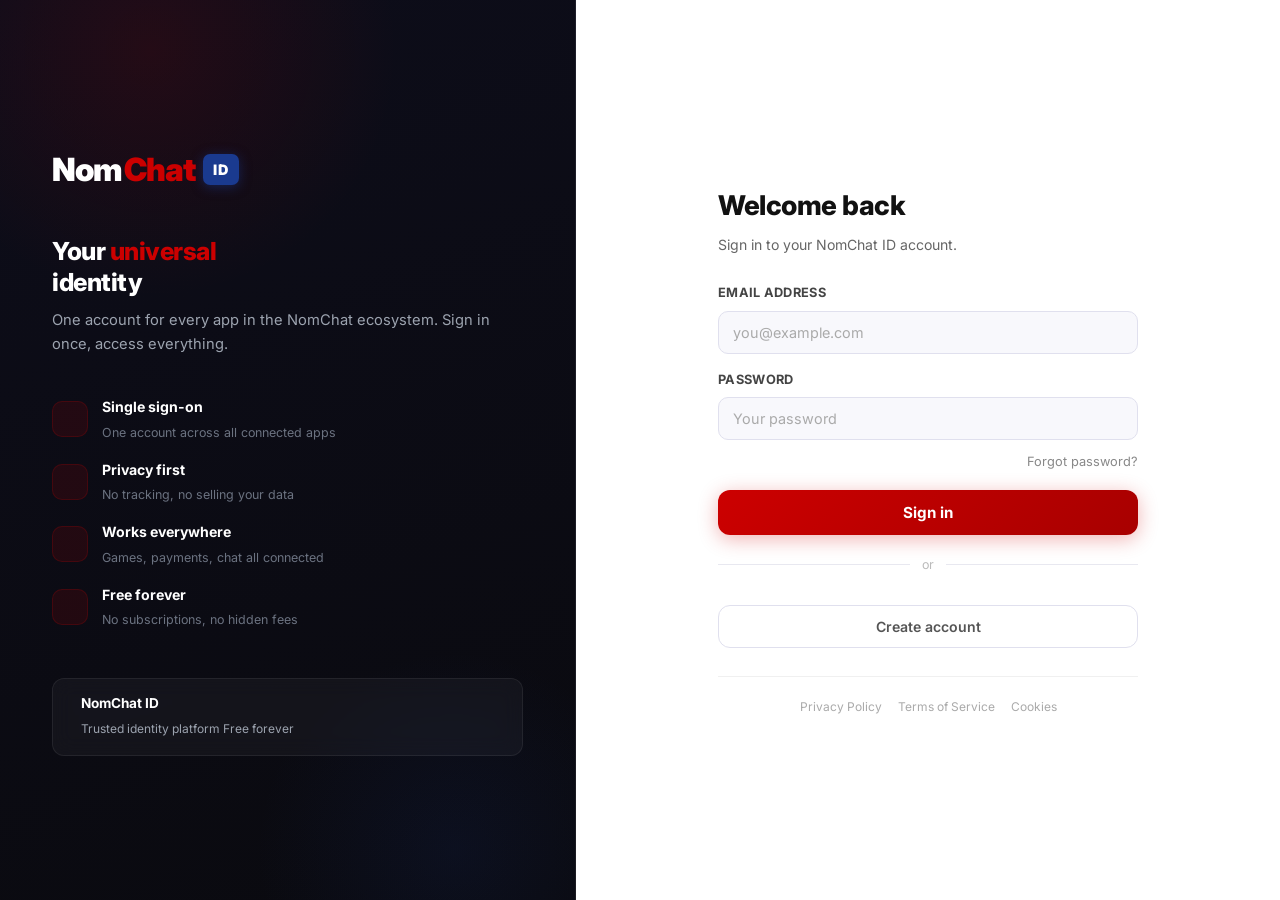
<file: login.html>
﻿<!DOCTYPE html>
<html lang="en">
<head>
<meta charset="UTF-8">
<meta name="viewport" content="width=device-width, initial-scale=1.0">
<title>NomChat ID  Sign in</title>
<link rel="preconnect" href="https://fonts.googleapis.com">
<link href="https://fonts.googleapis.com/css2?family=Inter:wght@300;400;500;600;700;800;900&display=swap" rel="stylesheet">
<style>
*,*::before,*::after{box-sizing:border-box;margin:0;padding:0}
:root{
  --bg:#0a0a0f;--bg2:#0f0f1a;
  --red:#cc0000;--red2:#a80000;--red3:#ff2222;
  --blue:#1a3a8f;--blue2:#1230a0;
  --white:#ffffff;--muted:#6b7280;--muted2:#9ca3af;
  --border:rgba(255,255,255,0.07);--glass:rgba(255,255,255,0.04);--glass2:rgba(255,255,255,0.08);
  --green:#10b981;--err:#ef4444;
}
html{scroll-behavior:smooth}
body{font-family:'Inter',sans-serif;background:var(--bg);color:var(--white);overflow-x:hidden;line-height:1.6;min-height:100vh}

/* PARTICLES */
#nc-particles{position:fixed;top:0;left:0;width:100%;height:100%;pointer-events:none;z-index:0}

/* LAYOUT */
.page-wrap{display:flex;min-height:100vh;position:relative;z-index:1}

/* LEFT PANEL */
.left-panel{
  width:45%;flex-shrink:0;
  background:linear-gradient(160deg,#0d0d1a 0%,#0a0a0f 100%);
  border-right:1px solid var(--border);
  display:flex;flex-direction:column;justify-content:center;
  padding:60px 52px;position:relative;overflow:hidden;
}
/* Red glow top-left */
.left-panel::before{
  content:'';position:absolute;top:-200px;left:-100px;
  width:500px;height:500px;border-radius:50%;
  background:radial-gradient(circle,rgba(204,0,0,0.12) 0%,transparent 70%);
  pointer-events:none;animation:orbPulse 8s ease-in-out infinite;
}
/* Blue glow bottom-right */
.left-panel::after{
  content:'';position:absolute;bottom:-150px;right:-80px;
  width:400px;height:400px;border-radius:50%;
  background:radial-gradient(circle,rgba(26,58,143,0.12) 0%,transparent 70%);
  pointer-events:none;animation:orbPulse 10s ease-in-out infinite reverse;
}
@keyframes orbPulse{0%,100%{opacity:0.8;transform:scale(1)}50%{opacity:1;transform:scale(1.1)}}

/* BRAND LOGO */
.brand-logo{display:flex;align-items:center;gap:2px;text-decoration:none;font-size:2rem;font-weight:900;letter-spacing:-1px;margin-bottom:40px;position:relative;z-index:1}
.logo-nom{color:var(--white)}
.logo-chat{color:var(--red)}
.logo-id-badge{
  background:var(--blue);color:var(--white);
  font-size:0.45em;font-weight:900;letter-spacing:1px;
  padding:4px 10px;border-radius:7px;margin-left:6px;
  box-shadow:0 2px 12px rgba(26,58,143,0.5);
  vertical-align:middle;
}

.left-tagline{font-size:1.55rem;font-weight:800;line-height:1.25;letter-spacing:-0.5px;margin-bottom:10px;position:relative;z-index:1}
.left-tagline .red{color:var(--red)}
.left-sub{font-size:0.92rem;color:var(--muted2);margin-bottom:40px;line-height:1.65;position:relative;z-index:1}

/* FEATURES */
.features-list{display:flex;flex-direction:column;gap:16px;margin-bottom:48px;position:relative;z-index:1}
.feature-item{display:flex;align-items:center;gap:14px;font-size:0.9rem;color:var(--muted2)}
.feature-icon{
  width:36px;height:36px;border-radius:10px;flex-shrink:0;
  background:rgba(204,0,0,0.12);border:1px solid rgba(204,0,0,0.2);
  display:flex;align-items:center;justify-content:center;font-size:1rem;
}
.feature-text strong{display:block;color:var(--white);font-size:0.88rem;font-weight:700;margin-bottom:1px}
.feature-text span{font-size:0.78rem;color:var(--muted)}

/* TRUST BADGE */
.trust-badge{
  display:flex;align-items:center;gap:10px;
  background:var(--glass);border:1px solid var(--border);
  border-radius:12px;padding:14px 18px;position:relative;z-index:1;
  backdrop-filter:blur(10px);
}
.trust-badge-icon{font-size:1.4rem}
.trust-badge-text strong{display:block;font-size:0.85rem;font-weight:700;color:var(--white)}
.trust-badge-text span{font-size:0.75rem;color:var(--muted2)}

/* RIGHT PANEL */
.right-panel{
  flex:1;display:flex;align-items:center;justify-content:center;
  padding:60px 52px;background:#ffffff;position:relative;
}

/* FORM CARD */
.form-card{width:100%;max-width:420px}
.form-state{display:none}
.form-state.active{display:block;animation:fadeSlide 0.35s ease}
@keyframes fadeSlide{from{opacity:0;transform:translateY(12px)}to{opacity:1;transform:translateY(0)}}

.form-title{font-size:1.7rem;font-weight:800;letter-spacing:-0.5px;margin-bottom:6px;color:#111}
.form-subtitle{font-size:0.88rem;color:#666;margin-bottom:28px;line-height:1.55}

/* FIELDS */
.field{margin-bottom:16px}
.field label{display:block;font-size:0.8rem;font-weight:700;color:#444;margin-bottom:7px;letter-spacing:0.3px;text-transform:uppercase}
.field input{
  width:100%;padding:12px 14px;
  background:#f8f8fc;border:1.5px solid #e0e0ee;
  border-radius:10px;color:#111;font-size:0.9rem;font-family:'Inter',sans-serif;
  transition:border-color 0.2s,box-shadow 0.2s;outline:none;
}
.field input:focus{border-color:rgba(204,0,0,0.5);box-shadow:0 0 0 3px rgba(204,0,0,0.08);background:#fff}
.field input::placeholder{color:#aaa}
.field input.error{border-color:rgba(239,68,68,0.6)}
.field-error{font-size:0.76rem;color:var(--err);margin-top:5px;display:none}
.field-error.show{display:block}

/* AVATAR PICKER */
.avatar-label{font-size:0.8rem;font-weight:700;color:#444;margin-bottom:10px;letter-spacing:0.3px;text-transform:uppercase}
.avatar-grid{display:flex;gap:10px;margin-bottom:20px;flex-wrap:wrap}
.avatar-opt{
  width:52px;height:52px;border-radius:14px;
  background:#f0f0f8;border:2px solid #e0e0ee;
  display:flex;align-items:center;justify-content:center;
  font-size:1.6rem;cursor:pointer;transition:all 0.2s;
}
.avatar-opt:hover{border-color:rgba(204,0,0,0.4);background:#fff0f0;transform:scale(1.08)}
.avatar-opt.selected{border-color:var(--red);background:#fff0f0;box-shadow:0 0 0 3px rgba(204,0,0,0.15)}

/* FORGOT LINK */
.forgot-link{text-align:right;margin-top:-8px;margin-bottom:16px}
.forgot-link a{font-size:0.8rem;color:#888;text-decoration:none;transition:color 0.2s}
.forgot-link a:hover{color:var(--red)}

/* BUTTONS */
.btn-primary{
  width:100%;padding:13px;border-radius:12px;
  background:linear-gradient(135deg,var(--red),var(--red2));
  color:#fff;font-size:0.95rem;font-weight:700;
  border:none;cursor:pointer;transition:all 0.2s;
  box-shadow:0 4px 20px rgba(204,0,0,0.3);
  display:flex;align-items:center;justify-content:center;gap:8px;
  font-family:'Inter',sans-serif;
}
.btn-primary:hover{box-shadow:0 6px 28px rgba(204,0,0,0.45);transform:translateY(-1px)}
.btn-primary:active{transform:translateY(0)}
.btn-primary:disabled{opacity:0.6;cursor:not-allowed;transform:none}

.btn-outline{
  width:100%;padding:12px;border-radius:12px;
  background:transparent;border:1.5px solid #e0e0ee;
  color:#555;font-size:0.88rem;font-weight:600;
  cursor:pointer;transition:all 0.2s;margin-top:10px;
  font-family:'Inter',sans-serif;
}
.btn-outline:hover{border-color:#ccc;color:#333;background:#f8f8fc}

/* SWITCH LINK */
.switch-link{text-align:center;margin-top:20px;font-size:0.85rem;color:#888}
.switch-link a{color:var(--red);text-decoration:none;font-weight:600}
.switch-link a:hover{text-decoration:underline}

/* DIVIDER */
.divider{display:flex;align-items:center;gap:12px;margin:20px 0;color:#bbb;font-size:0.78rem}
.divider::before,.divider::after{content:'';flex:1;height:1px;background:#e8e8f0}

/* SPINNER */
.spinner{width:16px;height:16px;border:2px solid rgba(255,255,255,0.3);border-top-color:#fff;border-radius:50%;animation:spin 0.7s linear infinite;display:none}
.spinner.show{display:inline-block}
@keyframes spin{to{transform:rotate(360deg)}}

/* VERIFY SCREEN */
.verify-icon{font-size:3.5rem;text-align:center;margin-bottom:16px}
.verify-email-show{
  background:#f0f0f8;border:1px solid #e0e0ee;
  border-radius:8px;padding:10px 14px;
  font-size:0.88rem;font-weight:600;color:#333;
  text-align:center;margin-bottom:20px;word-break:break-all;
}
.resend-row{text-align:center;margin-top:16px;font-size:0.83rem;color:#888}
.resend-row a{color:var(--red);text-decoration:none;font-weight:600;cursor:pointer}
.resend-row a:hover{text-decoration:underline}

/* FOOTER */
.form-footer{
  margin-top:28px;padding-top:20px;border-top:1px solid #f0f0f0;
  display:flex;gap:16px;justify-content:center;flex-wrap:wrap;
}
.form-footer a{font-size:0.75rem;color:#aaa;text-decoration:none;transition:color 0.2s}
.form-footer a:hover{color:#666}

/* RESPONSIVE */
@media(max-width:900px){
  .page-wrap{flex-direction:column}
  .left-panel{width:100%;padding:40px 32px;min-height:auto}
  .right-panel{padding:40px 32px;background:#fff}
  .left-panel::before,.left-panel::after{display:none}
}
@media(max-width:480px){
  .left-panel,.right-panel{padding:28px 20px}
  .form-card{max-width:100%}
  .avatar-opt{width:46px;height:46px;font-size:1.4rem}
}
</style>
</head>
<body>

<canvas id="nc-particles"></canvas>

<div class="page-wrap">

  <!-- LEFT PANEL -->
  <div class="left-panel">
    <a href="index.html" class="brand-logo">
      <span class="logo-nom">Nom</span><span class="logo-chat">Chat</span><span class="logo-id-badge">ID</span>
    </a>

    <h2 class="left-tagline">Your <span class="red">universal</span><br>identity</h2>
    <p class="left-sub">One account for every app in the NomChat ecosystem. Sign in once, access everything.</p>

    <ul class="features-list">
      <li class="feature-item">
        <div class="feature-icon"></div>
        <div class="feature-text">
          <strong>Single sign-on</strong>
          <span>One account across all connected apps</span>
        </div>
      </li>
      <li class="feature-item">
        <div class="feature-icon"></div>
        <div class="feature-text">
          <strong>Privacy first</strong>
          <span>No tracking, no selling your data</span>
        </div>
      </li>
      <li class="feature-item">
        <div class="feature-icon"></div>
        <div class="feature-text">
          <strong>Works everywhere</strong>
          <span>Games, payments, chat  all connected</span>
        </div>
      </li>
      <li class="feature-item">
        <div class="feature-icon"></div>
        <div class="feature-text">
          <strong>Free forever</strong>
          <span>No subscriptions, no hidden fees</span>
        </div>
      </li>
    </ul>

    <div class="trust-badge">
      <div class="trust-badge-icon"></div>
      <div class="trust-badge-text">
        <strong>NomChat ID</strong>
        <span>Trusted identity platform  Free forever</span>
      </div>
    </div>
  </div>

  <!-- RIGHT PANEL -->
  <div class="right-panel">
    <div class="form-card">

      <!-- STATE: LOGIN -->
      <div class="form-state active" id="state-login">
        <h1 class="form-title">Welcome back</h1>
        <p class="form-subtitle">Sign in to your NomChat ID account.</p>

        <div class="field">
          <label for="login-email">Email address</label>
          <input type="email" id="login-email" placeholder="you@example.com" autocomplete="email">
          <div class="field-error" id="err-login-email">Please enter a valid email address.</div>
        </div>
        <div class="field">
          <label for="login-password">Password</label>
          <input type="password" id="login-password" placeholder="Your password" autocomplete="current-password">
          <div class="field-error" id="err-login-password">Please enter your password.</div>
        </div>

        <div class="forgot-link"><a href="#" onclick="showForgot(event)">Forgot password?</a></div>

        <button class="btn-primary" id="login-btn" onclick="doLogin()">
          <span class="spinner" id="login-spinner"></span>
          Sign in
        </button>

        <div class="divider">or</div>

        <button class="btn-outline" onclick="showState('register')">Create account</button>

        <div class="form-footer">
          <a href="https://nomchat-id.up.railway.app/docs/privacy.html" target="_blank">Privacy Policy</a>
          <a href="https://nomchat-id.up.railway.app/docs/terms.html" target="_blank">Terms of Service</a>
          <a href="https://nomchat-id.up.railway.app/docs/cookies.html" target="_blank">Cookies</a>
        </div>
      </div>

      <!-- STATE: REGISTER -->
      <div class="form-state" id="state-register">
        <h1 class="form-title">Create account</h1>
        <p class="form-subtitle">Join NomChat ID  it's free and takes 30 seconds.</p>

        <div class="field">
          <label for="reg-username">Username</label>
          <input type="text" id="reg-username" placeholder="cooluser123" maxlength="30" autocomplete="off">
          <div class="field-error" id="err-reg-username">330 characters, letters/numbers/underscores only.</div>
        </div>
        <div class="field">
          <label for="reg-email">Email address</label>
          <input type="email" id="reg-email" placeholder="you@example.com" autocomplete="email">
          <div class="field-error" id="err-reg-email">Please enter a valid email address.</div>
        </div>
        <div class="field">
          <label for="reg-password">Password</label>
          <input type="password" id="reg-password" placeholder="Min. 8 characters" autocomplete="new-password">
          <div class="field-error" id="err-reg-password">Password must be at least 8 characters.</div>
        </div>
        <div class="field">
          <label for="reg-confirm">Confirm password</label>
          <input type="password" id="reg-confirm" placeholder="Repeat your password" autocomplete="new-password">
          <div class="field-error" id="err-reg-confirm">Passwords do not match.</div>
        </div>

        <div class="avatar-label">Choose your avatar</div>
        <div class="avatar-grid" id="avatar-grid">
          <div class="avatar-opt selected" data-av="" onclick="selectAvatar(this)"></div>
          <div class="avatar-opt" data-av="" onclick="selectAvatar(this)"></div>
          <div class="avatar-opt" data-av="" onclick="selectAvatar(this)"></div>
          <div class="avatar-opt" data-av="" onclick="selectAvatar(this)"></div>
          <div class="avatar-opt" data-av="" onclick="selectAvatar(this)"></div>
          <div class="avatar-opt" data-av="" onclick="selectAvatar(this)"></div>
        </div>

        <button class="btn-primary" id="reg-btn" onclick="doRegister()">
          <span class="spinner" id="reg-spinner"></span>
          Create account
        </button>

        <p class="switch-link">Already have an account? <a href="#" onclick="showState('login')">Sign in</a></p>

        <div class="form-footer">
          <a href="https://nomchat-id.up.railway.app/docs/privacy.html" target="_blank">Privacy Policy</a>
          <a href="https://nomchat-id.up.railway.app/docs/terms.html" target="_blank">Terms of Service</a>
        </div>
      </div>

      <!-- STATE: VERIFY EMAIL -->
      <div class="form-state" id="state-verify">
        <div class="verify-icon"></div>
        <h1 class="form-title" style="text-align:center">Check your email</h1>
        <p class="form-subtitle" style="text-align:center">We sent a verification link to:</p>
        <div class="verify-email-show" id="verify-email-show"></div>
        <p style="font-size:0.85rem;color:#666;text-align:center;margin-bottom:20px">Click the link in the email to verify your account. Check your spam folder if you don't see it.</p>

        <button class="btn-primary" onclick="showState('login')">
          Back to sign in
        </button>

        <div class="resend-row">
          Didn't receive it? <a onclick="doResend()">Resend email</a>
        </div>

        <div class="form-footer">
          <a href="https://nomchat-id.up.railway.app/docs/privacy.html" target="_blank">Privacy Policy</a>
          <a href="https://nomchat-id.up.railway.app/docs/terms.html" target="_blank">Terms of Service</a>
        </div>
      </div>

    </div>
  </div>
</div>

<script>
//  STATE 
function showState(s) {
  document.querySelectorAll('.form-state').forEach(el => el.classList.remove('active'));
  document.getElementById('state-' + s).classList.add('active');
}

//  AVATAR 
let selectedAvatar = '';
function selectAvatar(el) {
  document.querySelectorAll('.avatar-opt').forEach(o => o.classList.remove('selected'));
  el.classList.add('selected');
  selectedAvatar = el.dataset.av;
}

//  HELPERS 
function isValidEmail(e) { return /^[^\s@]+@[^\s@]+\.[^\s@]+$/.test(e); }
function isValidUsername(u) { return /^[a-zA-Z0-9_]{3,30}$/.test(u); }
function showErr(id) { document.getElementById(id).classList.add('show'); }
function clearErrs() { document.querySelectorAll('.field-error').forEach(e => e.classList.remove('show')); }
function setLoading(btnId, spinnerId, on) {
  const btn = document.getElementById(btnId);
  const sp  = document.getElementById(spinnerId);
  btn.disabled = on;
  on ? sp.classList.add('show') : sp.classList.remove('show');
}

//  LOGIN 
async function doLogin() {
  clearErrs();
  const email    = document.getElementById('login-email').value.trim();
  const password = document.getElementById('login-password').value;
  let ok = true;
  if (!isValidEmail(email))  { showErr('err-login-email');    ok = false; }
  if (!password)             { showErr('err-login-password'); ok = false; }
  if (!ok) return;

  setLoading('login-btn', 'login-spinner', true);
  try {
    const res = await fetch('/api/auth/send-code', {
      method: 'POST',
      headers: { 'Content-Type': 'application/json' },
      credentials: 'include',
      body: JSON.stringify({ email, password })
    });
    const data = await res.json();
    if (res.ok) {
      document.getElementById('verify-email-show').textContent = email;
      showState('verify');
    } else {
      document.getElementById('err-login-email').textContent = data.error || 'Invalid credentials.';
      showErr('err-login-email');
    }
  } catch {
    document.getElementById('err-login-email').textContent = 'Network error. Please try again.';
    showErr('err-login-email');
  } finally {
    setLoading('login-btn', 'login-spinner', false);
  }
}

//  REGISTER 
async function doRegister() {
  clearErrs();
  const username = document.getElementById('reg-username').value.trim();
  const email    = document.getElementById('reg-email').value.trim();
  const password = document.getElementById('reg-password').value;
  const confirm  = document.getElementById('reg-confirm').value;
  let ok = true;
  if (!isValidUsername(username)) { showErr('err-reg-username'); ok = false; }
  if (!isValidEmail(email))       { showErr('err-reg-email');    ok = false; }
  if (password.length < 8)        { showErr('err-reg-password'); ok = false; }
  if (password !== confirm)       { showErr('err-reg-confirm');  ok = false; }
  if (!ok) return;

  setLoading('reg-btn', 'reg-spinner', true);
  try {
    const res = await fetch('/api/auth/send-code', {
      method: 'POST',
      headers: { 'Content-Type': 'application/json' },
      credentials: 'include',
      body: JSON.stringify({ email, password, username, avatar: selectedAvatar, register: true })
    });
    const data = await res.json();
    if (res.ok) {
      document.getElementById('verify-email-show').textContent = email;
      showState('verify');
    } else {
      const field = data.field || 'email';
      document.getElementById('err-reg-' + field).textContent = data.error || 'Something went wrong.';
      showErr('err-reg-' + field);
    }
  } catch {
    document.getElementById('err-reg-email').textContent = 'Network error. Please try again.';
    showErr('err-reg-email');
  } finally {
    setLoading('reg-btn', 'reg-spinner', false);
  }
}

//  RESEND 
async function doResend() {
  const email = document.getElementById('verify-email-show').textContent;
  if (!email || email === '') return;
  try {
    await fetch('/api/auth/send-code', {
      method: 'POST',
      headers: { 'Content-Type': 'application/json' },
      credentials: 'include',
      body: JSON.stringify({ email, resend: true })
    });
    alert('Verification email resent to ' + email);
  } catch { alert('Failed to resend. Please try again.'); }
}

//  FORGOT 
function showForgot(e) {
  e.preventDefault();
  const email = document.getElementById('login-email').value.trim();
  if (!isValidEmail(email)) {
    document.getElementById('err-login-email').textContent = 'Enter your email above first.';
    showErr('err-login-email');
    return;
  }
  fetch('/api/auth/send-code', {
    method: 'POST',
    headers: { 'Content-Type': 'application/json' },
    credentials: 'include',
    body: JSON.stringify({ email, forgot: true })
  }).then(() => {
    document.getElementById('verify-email-show').textContent = email;
    showState('verify');
  }).catch(() => alert('Network error.'));
}

//  PARTICLES 
(function() {
  const canvas = document.getElementById('nc-particles');
  const ctx = canvas.getContext('2d');
  let W, H, particles = [];

  function resize() {
    W = canvas.width  = window.innerWidth;
    H = canvas.height = window.innerHeight;
  }

  function Particle() {
    this.x = Math.random() * W;
    this.y = Math.random() * H;
    this.r = Math.random() * 1.5 + 0.5;
    this.vx = (Math.random() - 0.5) * 0.4;
    this.vy = (Math.random() - 0.5) * 0.4;
    this.alpha = Math.random() * 0.35 + 0.05;
    this.color = Math.random() > 0.6 ? '204,0,0' : '26,58,143';
  }

  function init() {
    resize();
    particles = Array.from({ length: 80 }, () => new Particle());
  }

  function draw() {
    ctx.clearRect(0, 0, W, H);
    particles.forEach(p => {
      p.x += p.vx; p.y += p.vy;
      if (p.x < 0) p.x = W; if (p.x > W) p.x = 0;
      if (p.y < 0) p.y = H; if (p.y > H) p.y = 0;
      ctx.beginPath();
      ctx.arc(p.x, p.y, p.r, 0, Math.PI * 2);
      ctx.fillStyle = 'rgba(' + p.color + ',' + p.alpha + ')';
      ctx.fill();
    });
    for (let i = 0; i < particles.length; i++) {
      for (let j = i + 1; j < particles.length; j++) {
        const dx = particles[i].x - particles[j].x;
        const dy = particles[i].y - particles[j].y;
        const dist = Math.sqrt(dx*dx + dy*dy);
        if (dist < 100) {
          ctx.beginPath();
          ctx.moveTo(particles[i].x, particles[i].y);
          ctx.lineTo(particles[j].x, particles[j].y);
          ctx.strokeStyle = 'rgba(204,0,0,' + (0.06 * (1 - dist/100)) + ')';
          ctx.lineWidth = 0.5;
          ctx.stroke();
        }
      }
    }
    requestAnimationFrame(draw);
  }

  window.addEventListener('resize', resize);
  init();
  draw();
})();
</script>
</body>
</html>
</file>
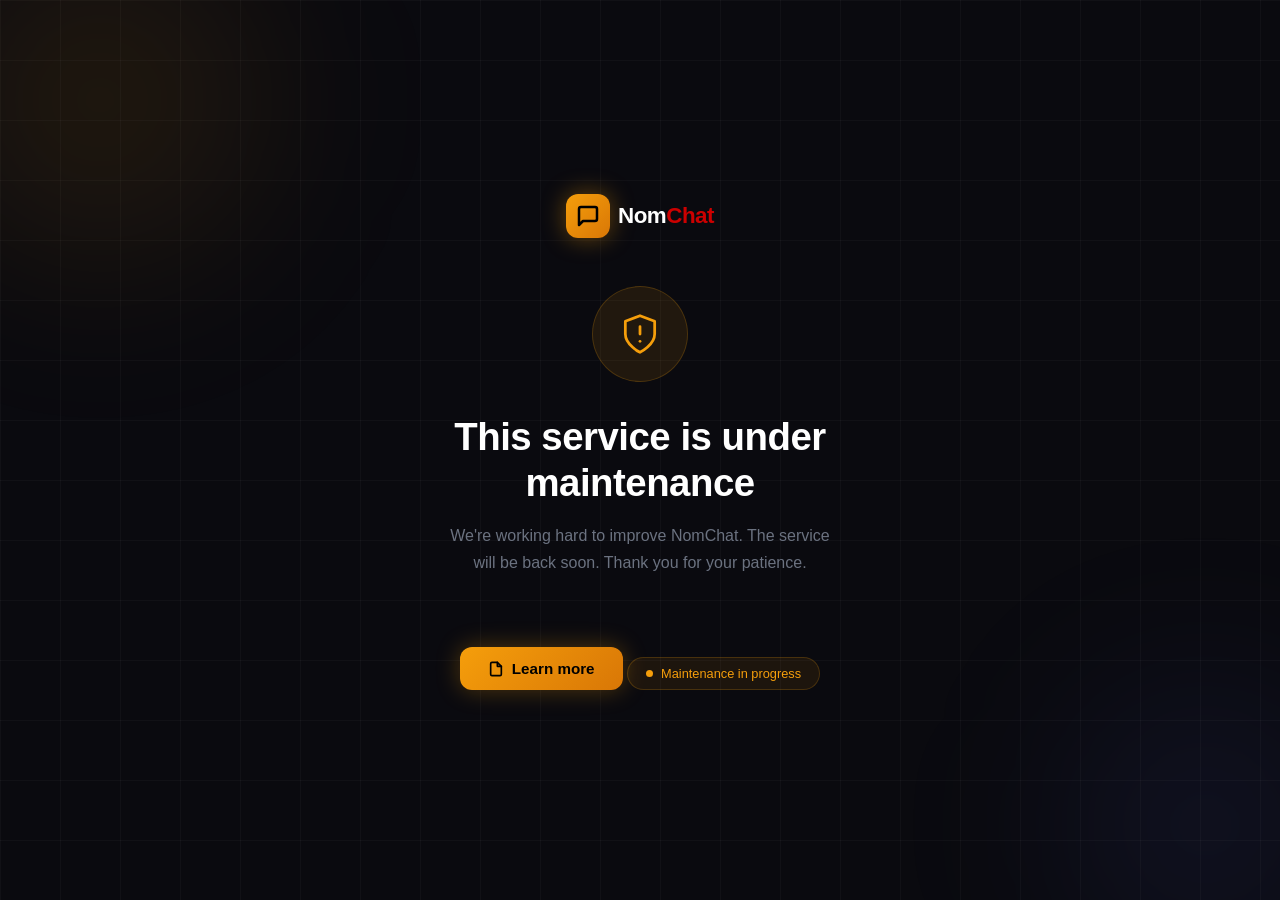
<file: maintenance.html>
<!DOCTYPE html>
<html lang="en">
<head>
<meta charset="UTF-8">
<meta name="viewport" content="width=device-width, initial-scale=1.0">
<title>NomChat — Under Maintenance</title>
<style>
*{margin:0;padding:0;box-sizing:border-box}
:root{--bg:#0a0a0f;--gold:#f59e0b;--purple:#5b6ef5;--white:#fff;--muted:#6b7280}
body{font-family:-apple-system,BlinkMacSystemFont,'Segoe UI',sans-serif;background:var(--bg);color:var(--white);min-height:100vh;display:flex;align-items:center;justify-content:center;padding:24px;overflow:hidden}
.grid-bg{position:fixed;inset:0;background-image:linear-gradient(rgba(255,255,255,.03) 1px,transparent 1px),linear-gradient(90deg,rgba(255,255,255,.03) 1px,transparent 1px);background-size:60px 60px;pointer-events:none}
.orb{position:fixed;border-radius:50%;filter:blur(80px);pointer-events:none}
.orb1{width:400px;height:400px;background:radial-gradient(circle,rgba(245,158,11,.12),transparent);top:-100px;left:-100px}
.orb2{width:350px;height:350px;background:radial-gradient(circle,rgba(91,110,245,.1),transparent);bottom:-100px;right:-100px}
.card{position:relative;z-index:1;text-align:center;max-width:520px;width:100%}
.logo{display:inline-flex;align-items:center;gap:8px;margin-bottom:48px;text-decoration:none}
.logo-icon{width:44px;height:44px;background:linear-gradient(135deg,var(--gold),#d97706);border-radius:12px;display:flex;align-items:center;justify-content:center;box-shadow:0 0 24px rgba(245,158,11,.4)}
.logo-icon svg{width:24px;height:24px;stroke:#000;fill:none;stroke-width:2.5;stroke-linecap:round;stroke-linejoin:round}
.logo-text{font-size:1.4rem;font-weight:900;letter-spacing:-.5px;color:#fff}
.logo-text span{color:#cc0000}
.icon-wrap{width:96px;height:96px;border-radius:50%;background:rgba(245,158,11,.1);border:1px solid rgba(245,158,11,.2);display:flex;align-items:center;justify-content:center;margin:0 auto 32px;animation:iconPulse 3s ease-in-out infinite}
@keyframes iconPulse{0%,100%{box-shadow:0 0 0 0 rgba(245,158,11,.3)}50%{box-shadow:0 0 0 16px rgba(245,158,11,0)}}
.icon-wrap svg{width:44px;height:44px;stroke:var(--gold);fill:none;stroke-width:1.5;stroke-linecap:round;stroke-linejoin:round}
h1{font-size:clamp(1.6rem,4vw,2.4rem);font-weight:900;letter-spacing:-.5px;margin-bottom:16px;line-height:1.2}
.subtitle{font-size:1rem;color:var(--muted);line-height:1.7;margin-bottom:40px;max-width:400px;margin-left:auto;margin-right:auto}
.docs-btn{display:inline-flex;align-items:center;gap:8px;padding:13px 28px;background:linear-gradient(135deg,var(--gold),#d97706);color:#000;font-size:.95rem;font-weight:700;border-radius:12px;text-decoration:none;transition:all .2s;box-shadow:0 0 24px rgba(245,158,11,.3)}
.docs-btn:hover{box-shadow:0 4px 32px rgba(245,158,11,.5);transform:translateY(-2px)}
.docs-btn svg{width:16px;height:16px;stroke:currentColor;fill:none;stroke-width:2.5;stroke-linecap:round;stroke-linejoin:round}
.status{margin-top:40px;display:inline-flex;align-items:center;gap:8px;background:rgba(245,158,11,.08);border:1px solid rgba(245,158,11,.2);border-radius:99px;padding:8px 18px;font-size:.8rem;color:var(--gold)}
.status-dot{width:7px;height:7px;background:var(--gold);border-radius:50%;animation:blink 2s infinite}
@keyframes blink{0%,100%{opacity:1}50%{opacity:.3}}
.lang-note{margin-top:16px;font-size:.75rem;color:#444}
</style>
</head>
<body>
<div class="grid-bg"></div>
<div class="orb orb1"></div>
<div class="orb orb2"></div>

<div class="card">
  <a href="#" class="logo">
    <div class="logo-icon">
      <svg viewBox="0 0 24 24"><path d="M21 15a2 2 0 0 1-2 2H7l-4 4V5a2 2 0 0 1 2-2h14a2 2 0 0 1 2 2z"/></svg>
    </div>
    <span class="logo-text">Nom<span>Chat</span></span>
  </a>

  <div class="icon-wrap">
    <svg viewBox="0 0 24 24"><path d="M12 22s8-4 8-10V5l-8-3-8 3v7c0 6 8 10 8 10z"/><path d="M12 8v4"/><path d="M12 16h.01"/></svg>
  </div>

  <h1 id="title">This service is under maintenance</h1>
  <p class="subtitle" id="subtitle">We're working hard to improve NomChat. The service will be back soon. Thank you for your patience.</p>

  <a href="https://nomchat-id.up.railway.app/docs/maintenance.html" class="docs-btn">
    <svg viewBox="0 0 24 24"><path d="M14 2H6a2 2 0 0 0-2 2v16a2 2 0 0 0 2 2h12a2 2 0 0 0 2-2V8z"/><polyline points="14 2 14 8 20 8"/></svg>
    Learn more
  </a>

  <div class="status">
    <span class="status-dot"></span>
    <span id="status-text">Maintenance in progress</span>
  </div>

  <div class="lang-note" id="lang-note"></div>
</div>

<script>
const LANGS = {
  ru: {
    title: 'Сервис находится на переработке',
    subtitle: 'Мы активно работаем над улучшением NomChat. Сервис скоро вернётся. Спасибо за терпение.',
    btn: 'Подробнее',
    status: 'Идут технические работы',
    note: '🇷🇺 Русский'
  },
  en: {
    title: 'This service is under maintenance',
    subtitle: "We're working hard to improve NomChat. The service will be back soon. Thank you for your patience.",
    btn: 'Learn more',
    status: 'Maintenance in progress',
    note: '🇬🇧 English'
  },
  de: {
    title: 'Dieser Dienst wird gewartet',
    subtitle: 'Wir arbeiten hart daran, NomChat zu verbessern. Der Dienst wird bald zurück sein.',
    btn: 'Mehr erfahren',
    status: 'Wartung läuft',
    note: '🇩🇪 Deutsch'
  },
  fr: {
    title: 'Ce service est en maintenance',
    subtitle: 'Nous travaillons dur pour améliorer NomChat. Le service sera bientôt de retour.',
    btn: 'En savoir plus',
    status: 'Maintenance en cours',
    note: '🇫🇷 Français'
  },
  es: {
    title: 'Este servicio está en mantenimiento',
    subtitle: 'Estamos trabajando para mejorar NomChat. El servicio volverá pronto.',
    btn: 'Más información',
    status: 'Mantenimiento en progreso',
    note: '🇪🇸 Español'
  },
  zh: {
    title: '该服务正在维护中',
    subtitle: '我们正在努力改进 NomChat，服务即将恢复。感谢您的耐心等待。',
    btn: '了解更多',
    status: '维护进行中',
    note: '🇨🇳 中文'
  },
  ja: {
    title: 'このサービスはメンテナンス中です',
    subtitle: 'NomChatの改善に取り組んでいます。まもなく復旧します。',
    btn: '詳細を見る',
    status: 'メンテナンス中',
    note: '🇯🇵 日本語'
  },
};

const lang = (navigator.language || 'en').slice(0, 2).toLowerCase();
const t = LANGS[lang] || LANGS.en;

document.getElementById('title').textContent = t.title;
document.getElementById('subtitle').textContent = t.subtitle;
document.getElementById('status-text').textContent = t.status;
document.querySelector('.docs-btn').childNodes[2].textContent = ' ' + t.btn;
if (lang !== 'en') document.getElementById('lang-note').textContent = t.note;
</script>
</body>
</html>
</file>
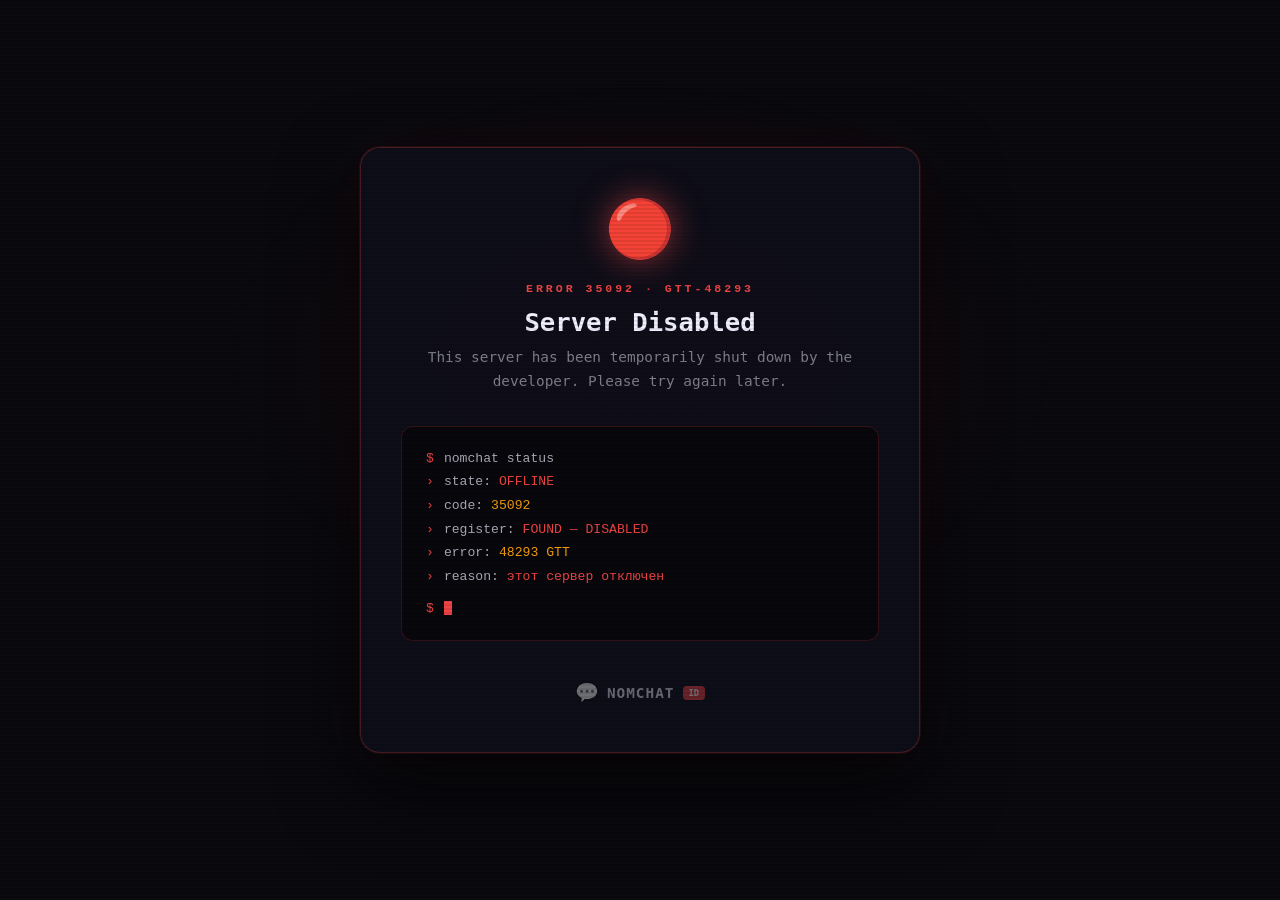
<file: offline.html>
<!DOCTYPE html>
<html lang="en">
<head>
    <meta charset="UTF-8">
    <meta name="viewport" content="width=device-width, initial-scale=1.0">
    <title>35092 — Server Disabled</title>
    <style>
        *, *::before, *::after { margin: 0; padding: 0; box-sizing: border-box; }
        body {
            font-family: -apple-system, BlinkMacSystemFont, 'Segoe UI', monospace, Arial, sans-serif;
            background: #0a0a0f;
            color: #f0f0ff;
            min-height: 100vh;
            display: flex;
            align-items: center;
            justify-content: center;
            padding: 24px;
            overflow: hidden;
        }

        /* Scanlines effect */
        body::before {
            content: '';
            position: fixed; inset: 0;
            background: repeating-linear-gradient(
                0deg,
                transparent,
                transparent 2px,
                rgba(0,0,0,0.08) 2px,
                rgba(0,0,0,0.08) 4px
            );
            pointer-events: none; z-index: 10;
        }

        /* Red glow bg */
        body::after {
            content: '';
            position: fixed; inset: 0;
            background: radial-gradient(ellipse 600px 400px at 50% 40%, rgba(239,68,68,0.08) 0%, transparent 70%);
            pointer-events: none;
        }

        .card {
            max-width: 560px; width: 100%;
            background: rgba(15,15,26,0.95);
            border: 1px solid rgba(239,68,68,0.25);
            border-radius: 20px;
            padding: 48px 40px;
            text-align: center;
            position: relative; z-index: 1;
            box-shadow: 0 0 0 1px rgba(239,68,68,0.1), 0 32px 80px rgba(0,0,0,0.7), 0 0 60px rgba(239,68,68,0.06);
            animation: appear 0.5s ease;
        }
        @keyframes appear {
            from { opacity: 0; transform: translateY(20px); }
            to   { opacity: 1; transform: translateY(0); }
        }

        .error-icon {
            font-size: 3.5em;
            margin-bottom: 20px;
            display: block;
            animation: pulse 2s ease-in-out infinite;
            filter: drop-shadow(0 0 16px rgba(239,68,68,0.6));
        }
        @keyframes pulse {
            0%, 100% { transform: scale(1); }
            50%       { transform: scale(1.05); }
        }

        .error-code {
            font-size: 0.72em;
            font-weight: 800;
            letter-spacing: 3px;
            text-transform: uppercase;
            color: #ef4444;
            margin-bottom: 12px;
            font-family: 'Courier New', monospace;
        }

        h1 {
            font-size: 1.6em;
            font-weight: 900;
            margin-bottom: 8px;
            color: #f0f0ff;
        }

        .sub {
            font-size: 0.9em;
            color: rgba(240,240,255,0.5);
            line-height: 1.7;
            margin-bottom: 32px;
        }

        .terminal {
            background: rgba(0,0,0,0.5);
            border: 1px solid rgba(239,68,68,0.2);
            border-radius: 12px;
            padding: 20px 24px;
            text-align: left;
            font-family: 'Courier New', monospace;
            font-size: 0.82em;
            line-height: 1.8;
            margin-bottom: 32px;
        }
        .t-line { display: flex; gap: 10px; }
        .t-prompt { color: #ef4444; flex-shrink: 0; }
        .t-text { color: rgba(240,240,255,0.7); }
        .t-val { color: #f59e0b; }
        .t-err { color: #ef4444; }
        .t-ok  { color: #10b981; }

        .logo {
            display: inline-flex; align-items: center; gap: 8px;
            text-decoration: none;
            opacity: 0.4;
            transition: opacity 0.2s;
            margin-top: 8px;
        }
        .logo:hover { opacity: 0.7; }
        .logo-icon { font-size: 1.2em; }
        .logo-name { font-weight: 900; font-size: 0.9em; color: #f0f0ff; letter-spacing: 1px; }
        .logo-badge { background: #ef4444; color: #fff; font-size: 0.55em; font-weight: 900; padding: 2px 6px; border-radius: 4px; }

        /* Blinking cursor */
        .cursor {
            display: inline-block; width: 8px; height: 14px;
            background: #ef4444; vertical-align: middle;
            animation: blink 1s step-end infinite;
        }
        @keyframes blink { 0%,100%{opacity:1} 50%{opacity:0} }
    </style>
</head>
<body>
<div class="card">
    <span class="error-icon">🔴</span>
    <div class="error-code">ERROR 35092 · GTT-48293</div>
    <h1>Server Disabled</h1>
    <p class="sub">This server has been temporarily shut down by the developer. Please try again later.</p>

    <div class="terminal">
        <div class="t-line"><span class="t-prompt">$</span><span class="t-text">nomchat status</span></div>
        <div class="t-line"><span class="t-prompt">›</span><span class="t-text">state: <span class="t-err">OFFLINE</span></span></div>
        <div class="t-line"><span class="t-prompt">›</span><span class="t-text">code: <span class="t-val">35092</span></span></div>
        <div class="t-line"><span class="t-prompt">›</span><span class="t-text">register: <span class="t-err">FOUND — DISABLED</span></span></div>
        <div class="t-line"><span class="t-prompt">›</span><span class="t-text">error: <span class="t-val">48293 GTT</span></span></div>
        <div class="t-line"><span class="t-prompt">›</span><span class="t-text">reason: <span class="t-err">этот сервер отключен</span></span></div>
        <div class="t-line" style="margin-top:8px"><span class="t-prompt">$</span><span class="t-text"><span class="cursor"></span></span></div>
    </div>

    <a href="/" class="logo">
        <span class="logo-icon">💬</span>
        <span class="logo-name">NOMCHAT</span>
        <span class="logo-badge">ID</span>
    </a>
</div>
</body>
</html>
</file>
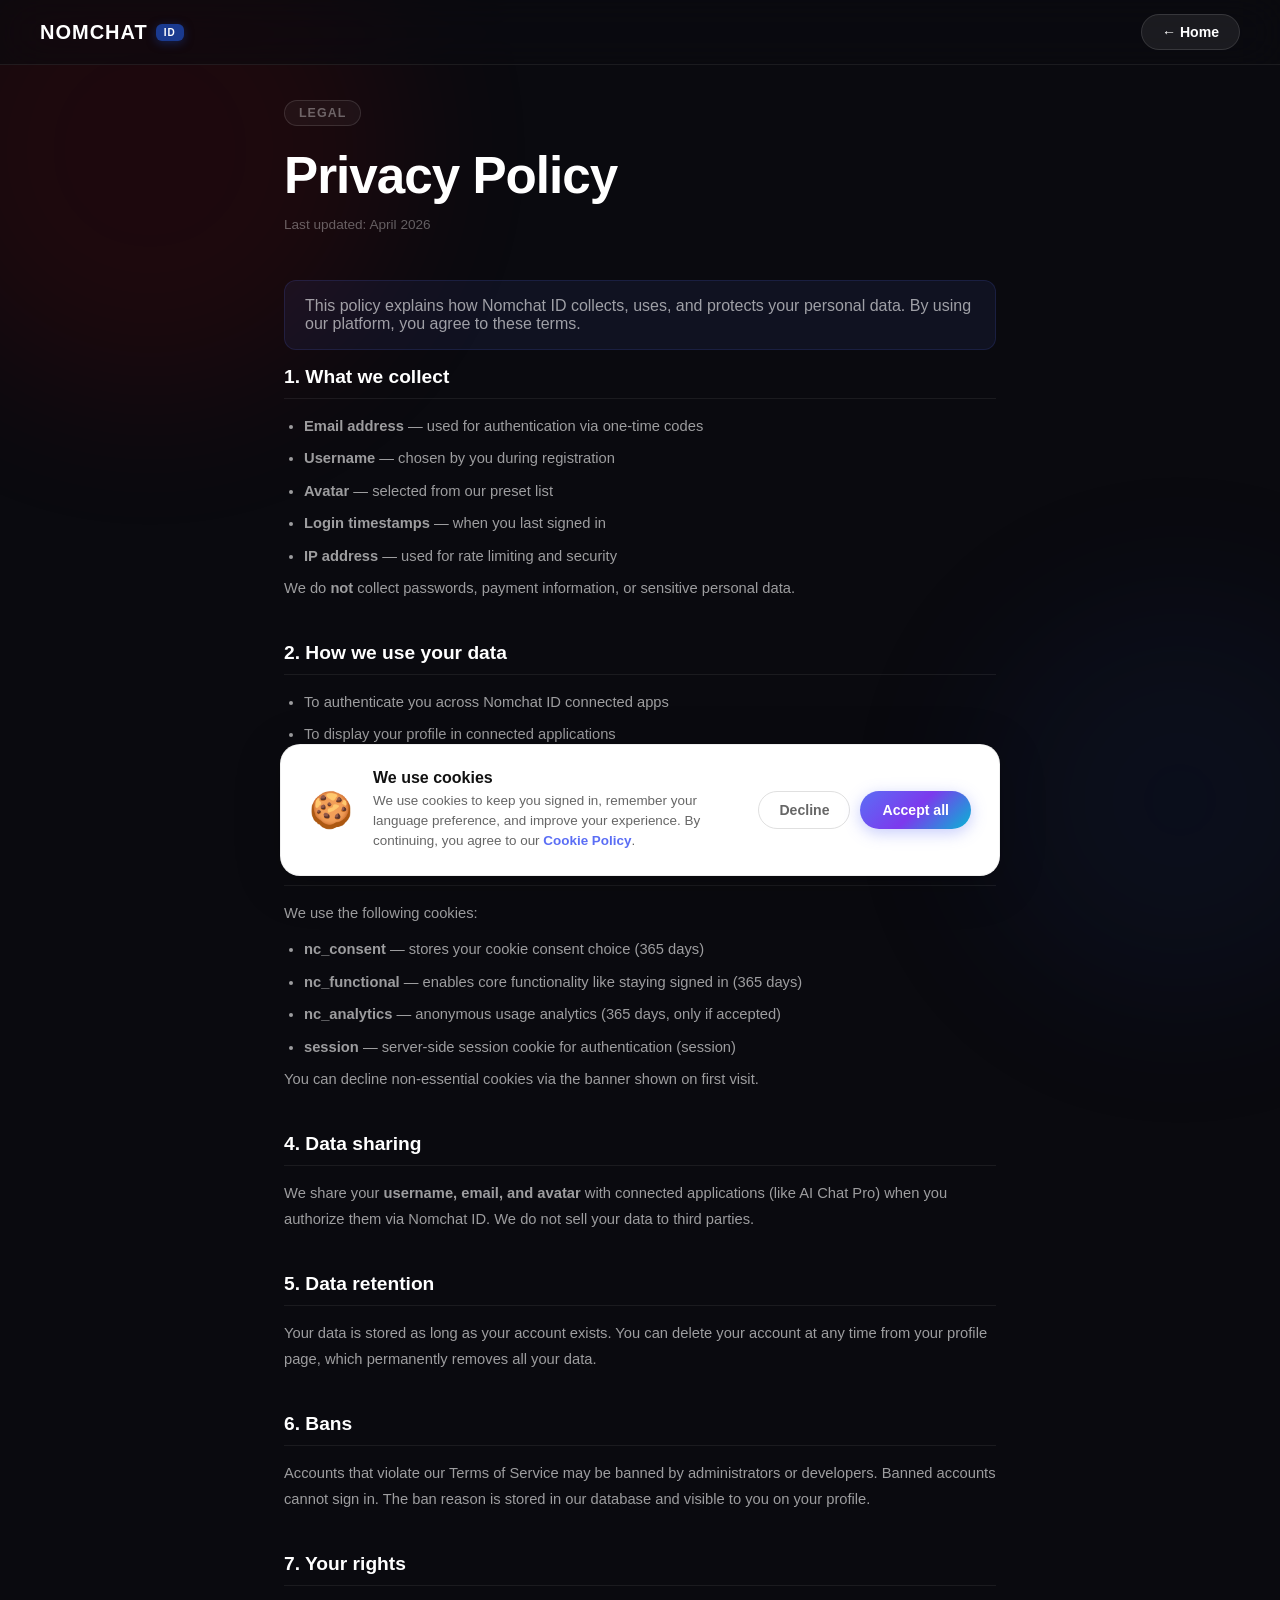
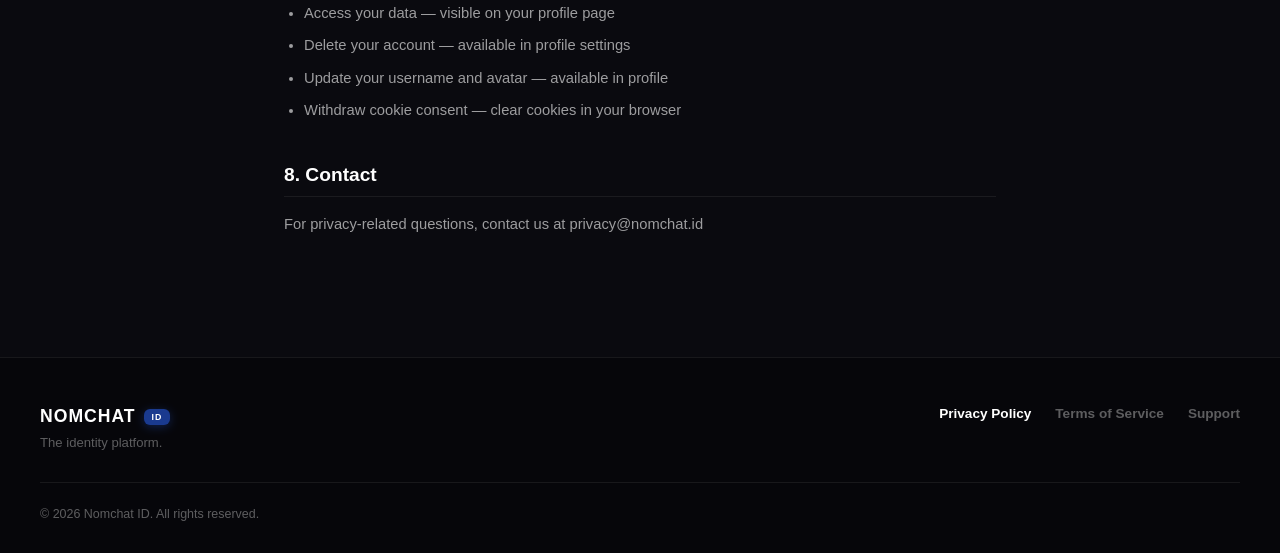
<file: privacy.html>
<!DOCTYPE html>
<html lang="en">
<head>
    <meta charset="UTF-8">
    <meta name="viewport" content="width=device-width, initial-scale=1.0">
    <title>Privacy Policy — Nomchat ID</title>
    <link rel="stylesheet" href="main.css">
    <style>
        .policy-wrap { max-width: 760px; margin: 0 auto; padding: 100px 24px 80px; position: relative; z-index: 1; }
        .policy-badge { display: inline-block; padding: 5px 14px; border-radius: 99px; background: var(--surface); border: 1px solid var(--border2); color: var(--text3); font-size: 0.78em; font-weight: 700; letter-spacing: 1px; text-transform: uppercase; margin-bottom: 20px; }
        .policy-title { font-size: clamp(2em, 5vw, 3.2em); font-weight: 900; letter-spacing: -1px; margin-bottom: 12px; }
        .policy-updated { color: var(--text3); font-size: 0.85em; margin-bottom: 48px; }
        .policy-section { margin-bottom: 40px; }
        .policy-section h2 { font-size: 1.2em; font-weight: 800; margin-bottom: 14px; padding-bottom: 10px; border-bottom: 1px solid var(--border); }
        .policy-section p, .policy-section li { font-size: 0.92em; color: var(--text2); line-height: 1.8; margin-bottom: 10px; }
        .policy-section ul { padding-left: 20px; }
        .policy-section li { margin-bottom: 6px; }
        .policy-section a { color: var(--accent); text-decoration: none; }
        .policy-section a:hover { text-decoration: underline; }
        .highlight { background: rgba(91,110,245,0.08); border: 1px solid rgba(91,110,245,0.15); border-radius: 12px; padding: 16px 20px; margin-bottom: 16px; }
        .highlight p { margin: 0; color: var(--text2); }
    </style>
</head>
<body>
<div class="orb orb-1"></div>
<div class="orb orb-2"></div>

<header class="nc-header">
    <div class="nc-header-inner">
        <a href="index.html" class="nc-logo">
            <span class="nc-logo-icon">💬</span>
            <span class="nc-logo-name">NOMCHAT</span>
            <span class="nc-logo-badge">ID</span>
        </a>
        <div style="margin-left:auto">
            <a href="index.html" class="nc-header-btn">← Home</a>
        </div>
    </div>
</header>

<div class="policy-wrap">
    <div class="policy-badge">Legal</div>
    <h1 class="policy-title">Privacy Policy</h1>
    <p class="policy-updated">Last updated: April 2026</p>

    <div class="highlight">
        <p>This policy explains how Nomchat ID collects, uses, and protects your personal data. By using our platform, you agree to these terms.</p>
    </div>

    <div class="policy-section">
        <h2>1. What we collect</h2>
        <ul>
            <li><strong>Email address</strong> — used for authentication via one-time codes</li>
            <li><strong>Username</strong> — chosen by you during registration</li>
            <li><strong>Avatar</strong> — selected from our preset list</li>
            <li><strong>Login timestamps</strong> — when you last signed in</li>
            <li><strong>IP address</strong> — used for rate limiting and security</li>
        </ul>
        <p>We do <strong>not</strong> collect passwords, payment information, or sensitive personal data.</p>
    </div>

    <div class="policy-section">
        <h2>2. How we use your data</h2>
        <ul>
            <li>To authenticate you across Nomchat ID connected apps</li>
            <li>To display your profile in connected applications</li>
            <li>To prevent abuse and enforce our Terms of Service</li>
            <li>To send verification codes to your email</li>
        </ul>
    </div>

    <div class="policy-section">
        <h2>3. Cookies</h2>
        <p>We use the following cookies:</p>
        <ul>
            <li><strong>nc_consent</strong> — stores your cookie consent choice (365 days)</li>
            <li><strong>nc_functional</strong> — enables core functionality like staying signed in (365 days)</li>
            <li><strong>nc_analytics</strong> — anonymous usage analytics (365 days, only if accepted)</li>
            <li><strong>session</strong> — server-side session cookie for authentication (session)</li>
        </ul>
        <p>You can decline non-essential cookies via the banner shown on first visit.</p>
    </div>

    <div class="policy-section">
        <h2>4. Data sharing</h2>
        <p>We share your <strong>username, email, and avatar</strong> with connected applications (like AI Chat Pro) when you authorize them via Nomchat ID. We do not sell your data to third parties.</p>
    </div>

    <div class="policy-section">
        <h2>5. Data retention</h2>
        <p>Your data is stored as long as your account exists. You can delete your account at any time from your <a href="profile.html">profile page</a>, which permanently removes all your data.</p>
    </div>

    <div class="policy-section">
        <h2>6. Bans</h2>
        <p>Accounts that violate our Terms of Service may be banned by administrators or developers. Banned accounts cannot sign in. The ban reason is stored in our database and visible to you on your profile.</p>
    </div>

    <div class="policy-section">
        <h2>7. Your rights</h2>
        <ul>
            <li>Access your data — visible on your profile page</li>
            <li>Delete your account — available in profile settings</li>
            <li>Update your username and avatar — available in profile</li>
            <li>Withdraw cookie consent — clear cookies in your browser</li>
        </ul>
    </div>

    <div class="policy-section">
        <h2>8. Contact</h2>
        <p>For privacy-related questions, contact us at <a href="mailto:privacy@nomchat.id">privacy@nomchat.id</a></p>
    </div>
</div>

<footer class="nc-footer">
    <div class="nc-footer-inner">
        <div>
            <a href="index.html" class="nc-footer-logo">
                <span class="nc-logo-icon">💬</span>
                <span class="nc-logo-name">NOMCHAT</span>
                <span class="nc-logo-badge">ID</span>
            </a>
            <p class="nc-footer-tagline">The identity platform.</p>
        </div>
        <div class="nc-footer-links">
            <a href="https://nomchat-id.up.railway.app/docs/privacy.html" target="_blank" style="color:var(--text)">Privacy Policy</a>
            <a href="https://nomchat-id.up.railway.app/docs/terms.html" target="_blank">Terms of Service</a>
            <a href="https://nomchat-id.up.railway.app/docs/report.html" target="_blank">Support</a>
        </div>
    </div>
    <div class="nc-footer-bottom">© 2026 Nomchat ID. All rights reserved.</div>
</footer>
<script src="cookies.js"></script>
</body>
</html>
</file>
<file: docs/style.css>
*, *::before, *::after { margin: 0; padding: 0; box-sizing: border-box; }

:root {
    --bg: #ffffff;
    --sidebar-bg: #0a0a14;
    --sidebar-w: 260px;
    --text: #1a1a2e;
    --text2: #555;
    --text3: #888;
    --border: #e8e8f0;
    --accent: #cc0000;
    --accent2: #1a3a8f;
    --green: #10b981;
    --red: #cc0000;
    --gold: #f59e0b;
    --code-bg: #fff5f5;
    --grad: linear-gradient(135deg, #cc0000, #1a3a8f);
}

body {
    font-family: -apple-system, BlinkMacSystemFont, 'Segoe UI', Arial, sans-serif;
    background: var(--bg);
    color: var(--text);
    display: flex;
    min-height: 100vh;
    font-size: 15px;
    line-height: 1.6;
}

/* ── SIDEBAR ── */
.sidebar {
    width: var(--sidebar-w);
    background: var(--sidebar-bg);
    position: fixed; top: 0; left: 0; bottom: 0;
    display: flex; flex-direction: column;
    overflow-y: auto;
    z-index: 10;
}

.sidebar-logo {
    padding: 24px 20px;
    display: flex; align-items: center; gap: 8px;
    border-bottom: 1px solid rgba(255,255,255,0.08);
    flex-shrink: 0;
}
.logo-icon { font-size: 1.3em; filter: drop-shadow(0 0 6px rgba(91,110,245,0.6)); }
.logo-name {
    font-weight: 900; font-size: 0.95em; letter-spacing: 1px;
    background: linear-gradient(135deg, #5b6ef5, #06b6d4);
    -webkit-background-clip: text; -webkit-text-fill-color: transparent;
    background-clip: text;
}
.logo-badge {
    background: linear-gradient(135deg, #5b6ef5, #06b6d4);
    color: #fff; font-size: 0.55em; font-weight: 900;
    padding: 2px 7px; border-radius: 5px;
}

.sidebar-nav { flex: 1; padding: 16px 12px; }
.nav-section {
    font-size: 0.68em; font-weight: 800; letter-spacing: 1.5px;
    text-transform: uppercase; color: rgba(255,255,255,0.25);
    padding: 16px 8px 6px;
}
.nav-link {
    display: block; padding: 8px 12px; border-radius: 8px;
    color: rgba(255,255,255,0.55); font-size: 0.88em; font-weight: 500;
    text-decoration: none; transition: all 0.15s; margin-bottom: 2px;
}
.nav-link:hover { background: rgba(255,255,255,0.07); color: rgba(255,255,255,0.9); }
.nav-link.active {
    background: rgba(91,110,245,0.2); color: #fff;
    border-left: 2px solid #5b6ef5;
}

.sidebar-footer {
    padding: 16px 20px;
    border-top: 1px solid rgba(255,255,255,0.08);
    flex-shrink: 0;
}
.back-link {
    color: rgba(255,255,255,0.4); font-size: 0.82em;
    text-decoration: none; transition: color 0.2s;
}
.back-link:hover { color: rgba(255,255,255,0.8); }

/* ── CONTENT ── */
.content { margin-left: var(--sidebar-w); flex: 1; }
.content-inner {
    max-width: 800px; padding: 48px 48px 80px;
}

.breadcrumb {
    font-size: 0.78em; color: var(--text3); margin-bottom: 16px;
    font-weight: 600;
}

h1 { font-size: 2.2em; font-weight: 900; letter-spacing: -0.5px; margin-bottom: 12px; color: var(--text); }
h2 { font-size: 1.3em; font-weight: 800; margin: 36px 0 14px; color: var(--text); padding-bottom: 8px; border-bottom: 1px solid var(--border); }
h3 { font-size: 1.05em; font-weight: 700; margin: 24px 0 10px; color: var(--text); }
h4 { font-size: 0.85em; font-weight: 700; color: var(--text3); text-transform: uppercase; letter-spacing: 0.5px; margin: 16px 0 8px; }

p { color: var(--text2); margin-bottom: 14px; }
.lead { font-size: 1.1em; color: var(--text2); margin-bottom: 32px; }

a { color: var(--accent); text-decoration: none; }
a:hover { text-decoration: underline; }

ul, ol { padding-left: 20px; color: var(--text2); margin-bottom: 14px; }
li { margin-bottom: 6px; }

/* ── CODE ── */
code {
    background: var(--code-bg); border: 1px solid #e0e0f0;
    padding: 2px 6px; border-radius: 5px;
    font-family: 'Courier New', monospace; font-size: 0.88em;
    color: var(--accent2);
}
pre {
    background: #1a1a2e; border-radius: 12px;
    padding: 20px 24px; margin: 12px 0 20px;
    overflow-x: auto;
}
pre code {
    background: none; border: none; padding: 0;
    color: #e0e0ff; font-size: 0.88em; line-height: 1.7;
}

/* ── TABLE ── */
.doc-table {
    width: 100%; border-collapse: collapse;
    margin: 16px 0 24px; font-size: 0.88em;
}
.doc-table th {
    background: #f5f5ff; padding: 10px 14px;
    text-align: left; font-weight: 700; font-size: 0.8em;
    text-transform: uppercase; letter-spacing: 0.5px;
    color: var(--text3); border-bottom: 2px solid var(--border);
}
.doc-table td {
    padding: 12px 14px; border-bottom: 1px solid var(--border);
    vertical-align: top;
}
.doc-table tr:last-child td { border-bottom: none; }
.doc-table tr:hover td { background: #fafaff; }

/* ── BOXES ── */
.info-box {
    background: #eff2ff; border: 1px solid #c7d0ff;
    border-left: 3px solid var(--accent);
    border-radius: 10px; padding: 16px 20px; margin: 16px 0;
}
.info-box strong { display: block; margin-bottom: 4px; color: var(--accent2); }
.info-box p { margin: 0; color: #444; font-size: 0.9em; }

.warning-box {
    background: #fffbeb; border: 1px solid #fde68a;
    border-left: 3px solid var(--gold);
    border-radius: 10px; padding: 16px 20px; margin: 16px 0;
}
.warning-box strong { display: block; margin-bottom: 4px; color: #92400e; }
.warning-box p { margin: 0; color: #78350f; font-size: 0.9em; }

/* ── CARDS ── */
.cards-grid { display: grid; grid-template-columns: repeat(auto-fill, minmax(180px, 1fr)); gap: 16px; margin: 24px 0 36px; }
.doc-card {
    background: #fafaff; border: 1px solid var(--border);
    border-radius: 14px; padding: 20px;
    text-decoration: none; color: var(--text);
    transition: all 0.2s; display: block;
}
.doc-card:hover { border-color: rgba(91,110,245,0.4); transform: translateY(-2px); box-shadow: 0 8px 24px rgba(91,110,245,0.1); text-decoration: none; }
.doc-card-icon { font-size: 1.8em; margin-bottom: 10px; }
.doc-card h3 { font-size: 0.95em; font-weight: 800; margin-bottom: 4px; color: var(--text); }
.doc-card p { font-size: 0.82em; color: var(--text3); margin: 0; }

/* ── ENDPOINT ── */
.endpoint { background: #fafaff; border: 1px solid var(--border); border-radius: 14px; padding: 24px; margin-bottom: 24px; }
.endpoint-header { display: flex; align-items: center; gap: 12px; margin-bottom: 12px; }
.method { padding: 4px 10px; border-radius: 6px; font-size: 0.78em; font-weight: 900; letter-spacing: 0.5px; }
.method.get  { background: #dcfce7; color: #166534; }
.method.post { background: #dbeafe; color: #1e40af; }
.method.delete { background: #fee2e2; color: #991b1b; }
.endpoint-header code { font-size: 0.95em; font-weight: 700; background: none; border: none; color: var(--text); padding: 0; }

/* ── FLOW ── */
.flow-steps { display: flex; flex-direction: column; gap: 12px; margin: 16px 0 28px; }
.flow-step { display: flex; align-items: flex-start; gap: 16px; }
.step-num {
    width: 32px; height: 32px; border-radius: 50%; flex-shrink: 0;
    background: var(--grad); color: #fff;
    display: flex; align-items: center; justify-content: center;
    font-size: 0.85em; font-weight: 900;
}
.flow-step strong { display: block; font-size: 0.95em; margin-bottom: 2px; }
.flow-step p { margin: 0; font-size: 0.85em; color: var(--text3); }

/* ── BADGES ── */
.badge { padding: 3px 8px; border-radius: 99px; font-size: 0.75em; font-weight: 700; }
.badge-required   { background: #fee2e2; color: #991b1b; }
.badge-functional { background: #dbeafe; color: #1e40af; }
.badge-analytics  { background: #f3e8ff; color: #6b21a8; }

/* ── RESPONSIVE ── */
@media (max-width: 768px) {
    .sidebar { display: none; }
    .content { margin-left: 0; }
    .content-inner { padding: 24px 20px 60px; }
}
</file>
<file: main.css>
﻿/* NOMCHAT ID - REDESIGN v4.0 */
*, *::before, *::after { margin: 0; padding: 0; box-sizing: border-box; }
:root {
  --bg: #0a0a0f;
  --bg2: #0f0f1a;
  --bg3: #13131f;
  --surface: rgba(255,255,255,0.04);
  --surface2: rgba(255,255,255,0.07);
  --border: rgba(255,255,255,0.07);
  --border2: rgba(255,255,255,0.12);
  --text: #ffffff;
  --text2: rgba(255,255,255,0.6);
  --text3: rgba(255,255,255,0.35);
  --red: #cc0000;
  --red2: #a80000;
  --red3: #ff2222;
  --blue: #1a3a8f;
  --blue2: #1230a0;
  --green: #10b981;
  --err: #ef4444;
  --grad: linear-gradient(135deg, #cc0000 0%, #a80000 100%);
  --grad-rb: linear-gradient(135deg, #cc0000 0%, #1a3a8f 100%);
  --radius: 20px;
  --radius2: 14px;
  --shadow: 0 24px 64px rgba(0,0,0,0.6);
}
html { scroll-behavior: smooth; }
body {
  font-family: 'Inter', -apple-system, BlinkMacSystemFont, 'Segoe UI', sans-serif;
  background: var(--bg);
  color: var(--text);
  min-height: 100vh;
  overflow-x: hidden;
}

/* SCROLLBAR */
::-webkit-scrollbar { width: 6px; }
::-webkit-scrollbar-track { background: var(--bg); }
::-webkit-scrollbar-thumb { background: rgba(204,0,0,0.3); border-radius: 99px; }
::-webkit-scrollbar-thumb:hover { background: rgba(204,0,0,0.5); }
::selection { background: rgba(204,0,0,0.3); color: #fff; }

/* CANVAS */
#nc-canvas {
  position: fixed; inset: 0; z-index: 0;
  pointer-events: none;
}

/* GRID BACKGROUND */
.grid-bg {
  position: fixed; inset: 0; z-index: 0;
  pointer-events: none;
  background-image:
    linear-gradient(rgba(255,255,255,0.03) 1px, transparent 1px),
    linear-gradient(90deg, rgba(255,255,255,0.03) 1px, transparent 1px);
  background-size: 60px 60px;
  animation: gridShift 20s linear infinite;
}
@keyframes gridShift {
  0%   { background-position: 0 0; }
  100% { background-position: 60px 60px; }
}

/* NOISE OVERLAY */
.noise-overlay {
  position: fixed; inset: 0; z-index: 9998;
  pointer-events: none; opacity: 0.025;
  background-image: url("data:image/svg+xml,%3Csvg viewBox='0 0 256 256' xmlns='http://www.w3.org/2000/svg'%3E%3Cfilter id='n'%3E%3CfeTurbulence type='fractalNoise' baseFrequency='0.85' numOctaves='4' stitchTiles='stitch'/%3E%3C/filter%3E%3Crect width='100%25' height='100%25' filter='url(%23n)'/%3E%3C/svg%3E");
  background-size: 128px 128px;
}

/* ORB GLOWS */
.orb {
  position: fixed; border-radius: 50%;
  pointer-events: none; z-index: 0;
  filter: blur(80px); opacity: 0.1;
}
.orb-1 { width: 500px; height: 500px; background: var(--red); top: -100px; left: -100px; animation: orbFloat 10s ease-in-out infinite; }
.orb-2 { width: 400px; height: 400px; background: var(--blue); bottom: -100px; right: -100px; animation: orbFloat 12s ease-in-out infinite reverse; }
.orb-3 { width: 300px; height: 300px; background: var(--red); top: 50%; left: 50%; transform: translate(-50%,-50%); animation: orbFloat 8s ease-in-out infinite; opacity: 0.05; }
@keyframes orbFloat {
  0%,100% { transform: translate(0,0) scale(1); }
  33%      { transform: translate(30px,-20px) scale(1.05); }
  66%      { transform: translate(-20px,15px) scale(0.95); }
}

/* HEADER */
.header {
  position: fixed; top: 0; left: 0; right: 0; z-index: 100;
  padding: 0 24px;
  background: rgba(10,10,15,0.7);
  backdrop-filter: blur(24px) saturate(180%);
  -webkit-backdrop-filter: blur(24px) saturate(180%);
  border-bottom: 1px solid var(--border);
  transition: background 0.3s, box-shadow 0.3s;
}
.header.scrolled {
  background: rgba(10,10,15,0.95);
  box-shadow: 0 1px 0 var(--border), 0 8px 40px rgba(0,0,0,0.5);
}
.header-inner {
  max-width: 1200px; margin: 0 auto;
  height: 64px;
  display: flex; align-items: center; gap: 32px;
}
.logo {
  display: flex; align-items: center; gap: 4px;
  text-decoration: none; font-size: 1.25rem; font-weight: 900;
  letter-spacing: -0.5px; flex-shrink: 0;
}
.logo-nom { color: #ffffff; }
.logo-chat { color: var(--red); }
.logo-id {
  background: var(--blue); color: #fff;
  font-size: 0.5em; font-weight: 900; letter-spacing: 1px;
  padding: 3px 8px; border-radius: 6px; margin-left: 4px;
  box-shadow: 0 2px 10px rgba(26,58,143,0.5);
  vertical-align: middle;
}
.nav { display: flex; align-items: center; gap: 4px; flex: 1; }
.nav-link {
  padding: 8px 16px; border-radius: 10px;
  color: var(--text2); font-size: 0.9em; font-weight: 600;
  text-decoration: none; transition: all 0.2s;
}
.nav-link:hover { color: var(--text); background: var(--surface2); }
.nav-link.active { color: var(--text); background: var(--surface2); }
.header-actions { display: flex; align-items: center; gap: 8px; margin-left: auto; }
.btn-login {
  padding: 9px 20px; border-radius: 99px;
  background: var(--surface2); border: 1px solid var(--border2);
  color: var(--text); font-size: 0.88em; font-weight: 700;
  text-decoration: none; transition: all 0.2s; white-space: nowrap;
}
.btn-login:hover { background: var(--surface); border-color: rgba(204,0,0,0.4); }
.btn-signup {
  padding: 9px 20px; border-radius: 99px;
  background: var(--grad); border: none;
  color: #fff; font-size: 0.88em; font-weight: 700;
  text-decoration: none; cursor: pointer; transition: all 0.2s;
  box-shadow: 0 4px 16px rgba(204,0,0,0.35);
}
.btn-signup:hover { transform: translateY(-1px); box-shadow: 0 6px 24px rgba(204,0,0,0.5); }

/* NC HEADER (legacy compat) */
.nc-header { position: fixed; top: 0; left: 0; right: 0; z-index: 100; padding: 0 24px; background: rgba(10,10,15,0.7); backdrop-filter: blur(24px) saturate(180%); -webkit-backdrop-filter: blur(24px) saturate(180%); border-bottom: 1px solid var(--border); transition: background 0.3s, box-shadow 0.3s; }
.nc-header.scrolled { background: rgba(10,10,15,0.95); box-shadow: 0 1px 0 var(--border), 0 8px 40px rgba(0,0,0,0.5); }
.nc-header-inner { max-width: 1200px; margin: 0 auto; height: 64px; display: flex; align-items: center; gap: 32px; }
.nc-logo { display: flex; align-items: center; gap: 4px; text-decoration: none; font-size: 1.25rem; font-weight: 900; letter-spacing: -0.5px; flex-shrink: 0; }
.nc-logo-icon { display: none; }
.nc-logo-name { color: #ffffff; font-size: 1em; font-weight: 900; letter-spacing: 1px; }
.nc-logo-badge { background: var(--blue); color: #fff; font-size: 0.5em; font-weight: 900; letter-spacing: 1px; padding: 3px 8px; border-radius: 6px; margin-left: 4px; box-shadow: 0 2px 10px rgba(26,58,143,0.5); vertical-align: middle; }
.nc-nav { display: flex; align-items: center; gap: 4px; flex: 1; }
.nc-nav-link { padding: 8px 16px; border-radius: 10px; color: var(--text2); font-size: 0.9em; font-weight: 600; text-decoration: none; transition: all 0.2s; }
.nc-nav-link:hover { color: var(--text); background: var(--surface2); }
.nc-nav-link.active { color: var(--text); background: var(--surface2); }
.nc-header-btn { padding: 9px 20px; border-radius: 99px; background: var(--surface2); border: 1px solid var(--border2); color: var(--text); font-size: 0.88em; font-weight: 700; text-decoration: none; transition: all 0.2s; white-space: nowrap; }
.nc-header-btn:hover { background: var(--surface); border-color: rgba(204,0,0,0.4); }
.nc-header-logout { padding: 9px 20px; border-radius: 99px; background: transparent; border: 1px solid var(--border2); color: var(--text2); font-size: 0.88em; font-weight: 700; cursor: pointer; transition: all 0.2s; font-family: inherit; }
.nc-header-logout:hover { color: var(--err); border-color: var(--err); }
.lang-btn { padding: 7px 14px; border-radius: 99px; background: var(--surface); border: 1px solid var(--border2); color: var(--text2); font-size: 0.82em; font-weight: 700; cursor: pointer; transition: all 0.2s; font-family: inherit; margin-left: 8px; white-space: nowrap; }
.lang-btn:hover { color: var(--text); border-color: rgba(204,0,0,0.4); }

/* HERO */
.hero {
  position: relative; z-index: 1;
  padding: 160px 24px 120px;
  text-align: center; overflow: hidden;
}
.hero::before {
  content: '';
  position: absolute; top: -200px; left: 50%; transform: translateX(-50%);
  width: 800px; height: 800px;
  background: radial-gradient(circle, rgba(204,0,0,0.1) 0%, rgba(26,58,143,0.06) 40%, transparent 70%);
  pointer-events: none;
  animation: gradMove 8s ease-in-out infinite;
}
@keyframes gradMove {
  0%,100% { opacity: 0.7; transform: translateX(-50%) scale(1); }
  50%      { opacity: 1; transform: translateX(-50%) scale(1.1); }
}
.hero-inner { max-width: 800px; margin: 0 auto; position: relative; }
.hero-badge {
  display: inline-flex; align-items: center; gap: 8px;
  background: var(--surface); border: 1px solid var(--border2);
  padding: 8px 18px; border-radius: 99px;
  margin-bottom: 36px; font-size: 0.82em; font-weight: 700;
  color: var(--text2); backdrop-filter: blur(12px);
  animation: fadeUp 0.6s ease both;
}
.hero-badge-dot { width: 6px; height: 6px; border-radius: 50%; background: var(--red); animation: pulse 2s ease-in-out infinite; }
.hero-title {
  font-size: clamp(2.8em, 7vw, 5.5em);
  font-weight: 900; line-height: 1.05;
  letter-spacing: -2px; margin-bottom: 24px;
  animation: fadeUp 0.7s 0.1s ease both;
}
.hero-title .accent-red { color: var(--red); }
.hero-title .accent-blue { color: #4a7fff; }
.hero-sub {
  font-size: 1.2em; color: var(--text2); line-height: 1.7;
  max-width: 560px; margin: 0 auto 48px;
  animation: fadeUp 0.7s 0.2s ease both;
}
.hero-actions {
  display: flex; gap: 16px; justify-content: center; flex-wrap: wrap;
  margin-bottom: 64px;
  animation: fadeUp 0.7s 0.3s ease both;
}
.hero-stats {
  display: flex; gap: 0; justify-content: center;
  background: var(--surface); border: 1px solid var(--border);
  border-radius: var(--radius); overflow: hidden;
  backdrop-filter: blur(12px);
  animation: fadeUp 0.7s 0.4s ease both;
  max-width: 480px; margin: 0 auto;
}
.hero-stat { flex: 1; padding: 24px 20px; text-align: center; border-right: 1px solid var(--border); transition: background 0.2s; }
.hero-stat:last-child { border-right: none; }
.hero-stat:hover { background: var(--surface2); }
.hero-stat-num { font-size: 2em; font-weight: 900; color: var(--red); line-height: 1; }
.hero-stat-lbl { font-size: 0.78em; color: var(--text3); margin-top: 6px; font-weight: 600; text-transform: uppercase; letter-spacing: 0.5px; }

/* NC HERO (legacy compat) */
.nc-hero { position: relative; z-index: 1; padding: 160px 24px 120px; text-align: center; overflow: hidden; }
.nc-hero::before { content: ''; position: absolute; top: -200px; left: 50%; transform: translateX(-50%); width: 800px; height: 800px; background: radial-gradient(circle, rgba(204,0,0,0.1) 0%, rgba(26,58,143,0.06) 40%, transparent 70%); pointer-events: none; animation: gradMove 8s ease-in-out infinite; }
.nc-hero-inner { max-width: 800px; margin: 0 auto; position: relative; }
.nc-hero-logo { display: inline-flex; align-items: center; gap: 8px; background: var(--surface); border: 1px solid var(--border2); padding: 8px 18px; border-radius: 99px; margin-bottom: 36px; backdrop-filter: blur(12px); animation: fadeUp 0.6s ease both; }
.nc-hero-logo-icon { display: none; }
.nc-hero-logo-name { font-size: 1em; font-weight: 900; letter-spacing: 1px; color: #fff; }
.nc-hero-logo-badge { background: var(--blue); color: #fff; font-size: 0.55em; font-weight: 900; padding: 2px 7px; border-radius: 5px; }
.nc-hero-title { font-size: clamp(2.8em, 7vw, 5.5em); font-weight: 900; line-height: 1.05; letter-spacing: -2px; margin-bottom: 24px; animation: fadeUp 0.7s 0.1s ease both; }
.nc-hero-title .grad-text { color: var(--red); }
.nc-hero-sub { font-size: 1.2em; color: var(--text2); line-height: 1.7; max-width: 560px; margin: 0 auto 48px; animation: fadeUp 0.7s 0.2s ease both; }
.nc-hero-actions { display: flex; gap: 16px; justify-content: center; flex-wrap: wrap; margin-bottom: 64px; animation: fadeUp 0.7s 0.3s ease both; }
.nc-stats { display: flex; gap: 0; justify-content: center; background: var(--surface); border: 1px solid var(--border); border-radius: var(--radius); overflow: hidden; backdrop-filter: blur(12px); animation: fadeUp 0.7s 0.4s ease both; max-width: 480px; margin: 0 auto; }
.nc-stat { flex: 1; padding: 24px 20px; text-align: center; border-right: 1px solid var(--border); transition: background 0.2s; }
.nc-stat:last-child { border-right: none; }
.nc-stat:hover { background: var(--surface2); }
.nc-stat-num { font-size: 2em; font-weight: 900; color: var(--red); line-height: 1; }
.nc-stat-lbl { font-size: 0.78em; color: var(--text3); margin-top: 6px; font-weight: 600; text-transform: uppercase; letter-spacing: 0.5px; }

/* BUTTONS */
.btn-primary {
  padding: 15px 36px; border-radius: 99px;
  background: linear-gradient(135deg, var(--red) 0%, var(--red2) 100%);
  color: #fff; font-size: 1em; font-weight: 800;
  text-decoration: none; border: none; cursor: pointer;
  transition: all 0.3s; font-family: inherit;
  box-shadow: 0 8px 28px rgba(204,0,0,0.4);
  position: relative; overflow: hidden; display: inline-block;
}
.btn-primary:hover { transform: translateY(-2px); box-shadow: 0 12px 36px rgba(204,0,0,0.55); }
.btn-primary:active { transform: translateY(0); }
.btn-ghost {
  padding: 14px 36px; border-radius: 99px;
  background: var(--surface); border: 1px solid var(--border2);
  color: var(--text); font-size: 1em; font-weight: 700;
  text-decoration: none; cursor: pointer;
  transition: all 0.3s; font-family: inherit;
  backdrop-filter: blur(12px); display: inline-block;
}
.btn-ghost:hover { background: var(--surface2); border-color: rgba(204,0,0,0.4); transform: translateY(-2px); }
.btn-nomchat {
  padding: 9px 20px; border-radius: 99px;
  background: linear-gradient(135deg, var(--red) 0%, var(--blue) 100%);
  color: #fff; font-size: 0.88em; font-weight: 700;
  text-decoration: none; border: none; cursor: pointer;
  transition: all 0.2s; font-family: inherit;
  box-shadow: 0 4px 16px rgba(204,0,0,0.3); display: inline-block;
}
.btn-nomchat:hover { transform: translateY(-1px); box-shadow: 0 6px 24px rgba(204,0,0,0.45); }

/* NC BUTTONS (legacy compat) */
.nc-btn-primary { padding: 15px 36px; border-radius: 99px; background: linear-gradient(135deg, var(--red) 0%, var(--red2) 100%); color: #fff; font-size: 1em; font-weight: 800; text-decoration: none; border: none; cursor: pointer; transition: all 0.3s; font-family: inherit; box-shadow: 0 8px 28px rgba(204,0,0,0.4); position: relative; overflow: hidden; display: inline-block; }
.nc-btn-primary:hover { transform: translateY(-2px); box-shadow: 0 12px 36px rgba(204,0,0,0.55); }
.nc-btn-outline { padding: 14px 36px; border-radius: 99px; background: var(--surface); border: 1px solid var(--border2); color: var(--text); font-size: 1em; font-weight: 700; text-decoration: none; cursor: pointer; transition: all 0.3s; font-family: inherit; backdrop-filter: blur(12px); display: inline-block; }
.nc-btn-outline:hover { background: var(--surface2); border-color: rgba(204,0,0,0.4); transform: translateY(-2px); }

/* FORMS */
.form-group { margin-bottom: 16px; }
.form-label { display: block; font-size: 0.8rem; font-weight: 700; color: var(--text2); margin-bottom: 7px; letter-spacing: 0.3px; text-transform: uppercase; }
.form-input {
  width: 100%; padding: 12px 14px;
  background: var(--surface2); border: 1px solid var(--border2);
  border-radius: 10px; color: var(--text); font-size: 0.9rem; font-family: inherit;
  transition: border-color 0.2s, box-shadow 0.2s; outline: none;
}
.form-input:focus { border-color: rgba(204,0,0,0.5); box-shadow: 0 0 0 3px rgba(204,0,0,0.1); }
.form-input::placeholder { color: var(--text3); }
.form-error { font-size: 0.76rem; color: var(--err); margin-top: 5px; display: none; }
.form-error.show { display: block; }

/* SECTIONS */
.nc-section { position: relative; z-index: 1; padding: 100px 24px; }
.nc-section-inner { max-width: 1200px; margin: 0 auto; }
.nc-section-gray { background: rgba(255,255,255,0.02); }
.nc-section-blue { background: linear-gradient(135deg, rgba(204,0,0,0.05) 0%, rgba(26,58,143,0.05) 100%); border-top: 1px solid var(--border); border-bottom: 1px solid var(--border); }
.nc-section-label { font-size: 0.78em; font-weight: 800; letter-spacing: 2px; text-transform: uppercase; color: var(--red); margin-bottom: 12px; }
.nc-section-title { font-size: clamp(1.8em, 4vw, 3em); font-weight: 900; letter-spacing: -1px; margin-bottom: 48px; line-height: 1.1; }

/* FEATURE CARDS */
.features-grid {
  display: grid;
  grid-template-columns: repeat(auto-fit, minmax(240px, 1fr));
  gap: 20px;
}
.feature-card {
  background: var(--surface);
  border: 1px solid var(--border);
  border-radius: var(--radius);
  padding: 32px;
  transition: all 0.35s cubic-bezier(0.4,0,0.2,1);
  position: relative; overflow: hidden;
  backdrop-filter: blur(12px);
}
.feature-card::before {
  content: '';
  position: absolute; top: 0; left: 0; right: 0; height: 2px;
  background: linear-gradient(90deg, var(--red), var(--blue));
  opacity: 0; transition: opacity 0.3s;
}
.feature-card:hover { background: var(--surface2); border-color: rgba(204,0,0,0.25); transform: translateY(-6px); box-shadow: 0 20px 48px rgba(0,0,0,0.4); }
.feature-card:hover::before { opacity: 1; }
.feature-icon { font-size: 2.2em; margin-bottom: 16px; display: inline-block; }
.feature-card h3 { font-size: 1.1em; font-weight: 800; margin-bottom: 10px; }
.feature-card p { font-size: 0.9em; color: var(--text2); line-height: 1.7; }

/* NC FEAT CARDS (legacy compat) */
.nc-feat-grid { display: grid; grid-template-columns: repeat(auto-fit, minmax(240px, 1fr)); gap: 20px; }
.nc-feat-card { background: var(--surface); border: 1px solid var(--border); border-radius: var(--radius); padding: 32px; transition: all 0.35s cubic-bezier(0.4,0,0.2,1); position: relative; overflow: hidden; backdrop-filter: blur(12px); }
.nc-feat-card::before { content: ''; position: absolute; top: 0; left: 0; right: 0; height: 2px; background: linear-gradient(90deg, var(--red), var(--blue)); opacity: 0; transition: opacity 0.3s; }
.nc-feat-card:hover { background: var(--surface2); border-color: rgba(204,0,0,0.25); transform: translateY(-6px); box-shadow: 0 20px 48px rgba(0,0,0,0.4); }
.nc-feat-card:hover::before { opacity: 1; }
.nc-feat-icon { font-size: 2.2em; margin-bottom: 16px; display: inline-block; }
.nc-feat-card h3 { font-size: 1.1em; font-weight: 800; margin-bottom: 10px; }
.nc-feat-card p { font-size: 0.9em; color: var(--text2); line-height: 1.7; }

/* APP CARDS */
.nc-games-grid { display: grid; grid-template-columns: repeat(auto-fill, minmax(320px, 1fr)); gap: 24px; }
.nc-game-card { background: var(--surface); border: 1px solid var(--border); border-radius: var(--radius); overflow: hidden; text-decoration: none; color: var(--text); transition: all 0.35s cubic-bezier(0.4,0,0.2,1); display: block; }
.nc-game-card:hover { border-color: rgba(204,0,0,0.3); transform: translateY(-6px); box-shadow: 0 24px 64px rgba(0,0,0,0.5); }
.nc-game-banner { height: 180px; display: flex; align-items: center; justify-content: center; position: relative; overflow: hidden; }
.nc-game-body { padding: 24px; }
.nc-game-name { font-size: 1.2em; font-weight: 900; margin-bottom: 4px; }
.nc-game-dev { font-size: 0.82em; color: var(--text3); margin-bottom: 12px; font-weight: 600; }
.nc-game-desc { font-size: 0.88em; color: var(--text2); line-height: 1.6; margin-bottom: 20px; }
.nc-game-footer { display: flex; align-items: center; justify-content: space-between; }
.nc-game-badge { display: flex; align-items: center; gap: 6px; font-size: 0.78em; font-weight: 700; color: var(--text2); }
.nc-game-badge-icon { font-size: 1.1em; }
.nc-game-btn { padding: 9px 20px; border-radius: 99px; background: linear-gradient(135deg, var(--red), var(--red2)); color: #fff; font-size: 0.85em; font-weight: 800; box-shadow: 0 4px 16px rgba(204,0,0,0.4); transition: all 0.2s; }
.nc-game-card:hover .nc-game-btn { box-shadow: 0 6px 24px rgba(204,0,0,0.6); transform: scale(1.03); }

/* PROFILE */
.profile-wrap { position: relative; z-index: 1; padding: 120px 24px 80px; }
.profile-card {
  max-width: 720px; margin: 0 auto;
  background: var(--surface);
  border: 1px solid var(--border);
  border-radius: var(--radius);
  padding: 40px;
  backdrop-filter: blur(12px);
}
.profile-avatar {
  width: 96px; height: 96px; border-radius: 50%;
  background: linear-gradient(135deg, var(--red), var(--blue));
  display: flex; align-items: center; justify-content: center;
  font-size: 2.8em; margin: 0 auto 20px;
  box-shadow: 0 0 0 4px rgba(204,0,0,0.2), 0 0 40px rgba(204,0,0,0.2);
  animation: pulse 3s ease-in-out infinite;
}
.profile-info { text-align: center; margin-bottom: 32px; }
.profile-info h2 { font-size: 1.6em; font-weight: 900; margin-bottom: 4px; }
.profile-info p { color: var(--text3); font-size: 0.9em; }
.credits-bar {
  background: var(--surface2); border: 1px solid var(--border);
  border-radius: var(--radius2); padding: 16px 20px;
  display: flex; align-items: center; justify-content: space-between;
}
.credits-bar-label { font-size: 0.82em; color: var(--text3); font-weight: 600; text-transform: uppercase; letter-spacing: 0.5px; }
.credits-bar-value { font-size: 1.1em; font-weight: 900; color: var(--red); }

/* NC PROFILE (legacy compat) */
.nc-profile-hero { padding: 120px 24px 60px; text-align: center; position: relative; z-index: 1; background: linear-gradient(to bottom, rgba(204,0,0,0.05) 0%, transparent 100%); }
.nc-profile-av-ring { width: 100px; height: 100px; border-radius: 50%; background: linear-gradient(135deg, var(--red), var(--blue)); display: flex; align-items: center; justify-content: center; font-size: 3em; margin: 0 auto 20px; box-shadow: 0 0 0 4px rgba(204,0,0,0.2), 0 0 40px rgba(204,0,0,0.2); animation: pulse 3s ease-in-out infinite; }
.nc-profile-name-row { display: flex; align-items: center; justify-content: center; gap: 10px; margin-bottom: 8px; }
.nc-profile-badge { background: var(--blue); color: #fff; font-size: 0.65em; font-weight: 900; padding: 3px 8px; border-radius: 6px; }
.nc-profile-username { font-size: 1.8em; font-weight: 900; }
.nc-btn-edit { background: var(--surface2); border: 1px solid var(--border2); border-radius: 8px; padding: 6px 10px; cursor: pointer; font-size: 0.9em; transition: all 0.2s; }
.nc-btn-edit:hover { background: var(--surface); border-color: rgba(204,0,0,0.4); }
.nc-profile-email { color: var(--text3); font-size: 0.95em; }
.nc-profile-body { padding: 0 24px 80px; position: relative; z-index: 1; }
.nc-profile-inner { max-width: 720px; margin: 0 auto; display: flex; flex-direction: column; gap: 20px; }
.nc-card { background: var(--surface); border: 1px solid var(--border); border-radius: var(--radius); padding: 32px; transition: border-color 0.2s; backdrop-filter: blur(12px); }
.nc-card:hover { border-color: rgba(204,0,0,0.2); }
.nc-card-title { font-size: 0.78em; font-weight: 800; letter-spacing: 1.5px; text-transform: uppercase; color: var(--text3); margin-bottom: 20px; }
.nc-av-grid { display: grid; grid-template-columns: repeat(5, 1fr); gap: 10px; margin-bottom: 20px; }
.nc-av-item { aspect-ratio: 1; border-radius: 14px; background: var(--surface2); border: 2px solid transparent; display: flex; align-items: center; justify-content: center; font-size: 1.8em; cursor: pointer; transition: all 0.2s; position: relative; }
.nc-av-item:hover { border-color: rgba(204,0,0,0.5); background: rgba(204,0,0,0.08); transform: scale(1.05); }
.nc-av-item.selected { border-color: var(--red); background: rgba(204,0,0,0.1); box-shadow: 0 0 0 3px rgba(204,0,0,0.2); }
.nc-btn-save { width: 100%; padding: 13px; background: linear-gradient(135deg, var(--red), var(--red2)); border: none; border-radius: 99px; color: #fff; font-size: 0.95em; font-weight: 800; cursor: pointer; transition: all 0.3s; font-family: inherit; box-shadow: 0 4px 20px rgba(204,0,0,0.35); }
.nc-btn-save:hover { transform: translateY(-2px); box-shadow: 0 8px 28px rgba(204,0,0,0.5); }
.nc-btn-save:disabled { opacity: 0.4; cursor: not-allowed; transform: none; }
.nc-connected-game { display: flex; align-items: center; gap: 16px; background: var(--surface2); border: 1px solid var(--border); border-radius: var(--radius2); padding: 16px 20px; }
.nc-cg-icon { width: 48px; height: 48px; border-radius: 12px; overflow: hidden; flex-shrink: 0; }
.nc-cg-name { font-size: 1em; font-weight: 800; margin-bottom: 2px; }
.nc-cg-status { font-size: 0.78em; color: var(--green); font-weight: 600; }
.nc-cg-open { margin-left: auto; padding: 8px 18px; border-radius: 99px; background: var(--surface); border: 1px solid var(--border2); color: var(--text); font-size: 0.82em; font-weight: 700; text-decoration: none; transition: all 0.2s; }
.nc-cg-open:hover { background: linear-gradient(135deg, var(--red), var(--red2)); border-color: transparent; box-shadow: 0 4px 16px rgba(204,0,0,0.4); }
.nc-info-row { display: flex; justify-content: space-between; align-items: center; padding: 14px 0; border-bottom: 1px solid var(--border); }
.nc-info-row:last-of-type { border-bottom: none; }
.nc-info-label { font-size: 0.88em; color: var(--text3); font-weight: 600; }
.nc-info-value { font-size: 0.88em; font-weight: 700; }
.nc-btn-danger { width: 100%; padding: 12px; margin-top: 20px; background: transparent; border: 1px solid rgba(239,68,68,0.3); border-radius: 99px; color: var(--err); font-size: 0.9em; font-weight: 700; cursor: pointer; transition: all 0.2s; font-family: inherit; }
.nc-btn-danger:hover { background: rgba(239,68,68,0.1); border-color: var(--err); }

/* CHAT PAGE */
.chat-layout { display: flex; height: 100vh; overflow: hidden; position: relative; z-index: 1; }
.chat-sidebar {
  width: 280px; flex-shrink: 0;
  background: var(--bg2); border-right: 1px solid var(--border);
  display: flex; flex-direction: column; overflow: hidden;
}
.chat-sidebar-header { padding: 20px; border-bottom: 1px solid var(--border); }
.chat-sidebar-list { flex: 1; overflow-y: auto; padding: 8px; }
.chat-item {
  padding: 12px 14px; border-radius: 12px; cursor: pointer;
  transition: background 0.2s; display: flex; align-items: center; gap: 12px;
}
.chat-item:hover { background: var(--surface2); }
.chat-item.active { background: rgba(204,0,0,0.1); border: 1px solid rgba(204,0,0,0.2); }
.chat-item-avatar { width: 40px; height: 40px; border-radius: 50%; background: linear-gradient(135deg, var(--red), var(--blue)); display: flex; align-items: center; justify-content: center; font-size: 1.2em; flex-shrink: 0; }
.chat-item-name { font-size: 0.9em; font-weight: 700; }
.chat-item-preview { font-size: 0.78em; color: var(--text3); margin-top: 2px; white-space: nowrap; overflow: hidden; text-overflow: ellipsis; }
.chat-main { flex: 1; display: flex; flex-direction: column; overflow: hidden; }
.chat-header { padding: 16px 24px; border-bottom: 1px solid var(--border); background: var(--bg2); display: flex; align-items: center; gap: 12px; }
.chat-messages { flex: 1; overflow-y: auto; padding: 24px; display: flex; flex-direction: column; gap: 16px; }
.msg { display: flex; gap: 10px; animation: msgIn 0.3s ease; }
@keyframes msgIn { from { opacity: 0; transform: translateY(8px); } to { opacity: 1; transform: translateY(0); } }
.msg-bubble { max-width: 70%; padding: 12px 16px; border-radius: 18px; font-size: 0.9em; line-height: 1.6; }
.msg-in .msg-bubble { background: var(--surface2); border: 1px solid var(--border); border-bottom-left-radius: 4px; }
.msg-out { flex-direction: row-reverse; }
.msg-out .msg-bubble { background: linear-gradient(135deg, var(--red), var(--red2)); color: #fff; border-bottom-right-radius: 4px; }
.chat-input-area { padding: 16px 24px; border-top: 1px solid var(--border); background: var(--bg2); }
.chat-input-wrap { display: flex; gap: 10px; align-items: center; background: var(--surface2); border: 1px solid var(--border2); border-radius: 99px; padding: 8px 8px 8px 20px; }
.chat-input { flex: 1; background: none; border: none; outline: none; color: var(--text); font-size: 0.9em; font-family: inherit; }
.chat-input::placeholder { color: var(--text3); }
.chat-send { width: 40px; height: 40px; border-radius: 50%; background: linear-gradient(135deg, var(--red), var(--red2)); border: none; cursor: pointer; display: flex; align-items: center; justify-content: center; transition: all 0.2s; flex-shrink: 0; }
.chat-send:hover { transform: scale(1.08); box-shadow: 0 4px 16px rgba(204,0,0,0.4); }

/* CONNECT BOX */
.nc-connect-box { max-width: 720px; margin: 0 auto; background: var(--surface); border: 1px solid var(--border); border-radius: 28px; padding: 56px 48px; text-align: center; position: relative; overflow: hidden; backdrop-filter: blur(12px); }
.nc-connect-icon { font-size: 3em; margin-bottom: 16px; }
.nc-connect-title { font-size: 1.8em; font-weight: 900; margin-bottom: 12px; }
.nc-connect-sub { color: var(--text2); line-height: 1.7; margin-bottom: 40px; font-size: 1.05em; }
.nc-connect-steps { display: flex; flex-direction: column; gap: 20px; margin-bottom: 40px; text-align: left; }
.nc-connect-step { display: flex; gap: 20px; align-items: flex-start; background: var(--surface2); border: 1px solid var(--border); border-radius: var(--radius2); padding: 20px 24px; transition: all 0.2s; }
.nc-connect-step:hover { border-color: rgba(204,0,0,0.3); background: rgba(204,0,0,0.04); transform: translateX(4px); }
.nc-connect-num { width: 40px; height: 40px; border-radius: 50%; flex-shrink: 0; background: linear-gradient(135deg, var(--red), var(--red2)); display: flex; align-items: center; justify-content: center; font-size: 1em; font-weight: 900; color: #fff; box-shadow: 0 4px 16px rgba(204,0,0,0.4); }
.nc-connect-step-text h4 { font-size: 1em; font-weight: 800; margin-bottom: 4px; }
.nc-connect-step-text p { font-size: 0.88em; color: var(--text2); line-height: 1.5; }

/* FOOTER */
.nc-footer { position: relative; z-index: 1; border-top: 1px solid var(--border); padding: 48px 24px 32px; background: rgba(0,0,0,0.3); }
.nc-footer-inner { max-width: 1200px; margin: 0 auto; display: flex; justify-content: space-between; align-items: flex-start; gap: 32px; flex-wrap: wrap; margin-bottom: 32px; }
.nc-footer-logo { display: flex; align-items: center; gap: 4px; text-decoration: none; font-size: 1.1rem; font-weight: 900; margin-bottom: 8px; }
.nc-footer-tagline { font-size: 0.82em; color: var(--text3); }
.nc-footer-links { display: flex; gap: 24px; flex-wrap: wrap; align-items: center; }
.nc-footer-links a { color: var(--text3); text-decoration: none; font-size: 0.85em; font-weight: 600; transition: color 0.2s; }
.nc-footer-links a:hover { color: var(--text); }
.nc-footer-bottom { max-width: 1200px; margin: 0 auto; font-size: 0.78em; color: var(--text3); border-top: 1px solid var(--border); padding-top: 24px; }

/* ANIMATIONS */
@keyframes fadeUp { from { opacity: 0; transform: translateY(24px); } to { opacity: 1; transform: translateY(0); } }
@keyframes fadeDown { from { opacity: 0; transform: translateY(-16px); } to { opacity: 1; transform: translateY(0); } }
@keyframes fadeIn { from { opacity: 0; } to { opacity: 1; } }
@keyframes spin { to { transform: rotate(360deg); } }
@keyframes pulse {
  0%,100% { box-shadow: 0 0 0 4px rgba(204,0,0,0.2), 0 0 40px rgba(204,0,0,0.2); }
  50%      { box-shadow: 0 0 0 8px rgba(204,0,0,0.08), 0 0 60px rgba(204,0,0,0.35); }
}
@keyframes float { 0%,100% { transform: translateY(0); } 50% { transform: translateY(-12px); } }

/* SCROLL REVEAL */
.reveal { opacity: 0; transform: translateY(32px); transition: opacity 0.7s cubic-bezier(0.4,0,0.2,1), transform 0.7s cubic-bezier(0.4,0,0.2,1); }
.reveal.visible { opacity: 1; transform: translateY(0); }
.nc-feat-grid .reveal:nth-child(1) { transition-delay: 0s; }
.nc-feat-grid .reveal:nth-child(2) { transition-delay: 0.1s; }
.nc-feat-grid .reveal:nth-child(3) { transition-delay: 0.2s; }
.nc-feat-grid .reveal:nth-child(4) { transition-delay: 0.3s; }

/* RESPONSIVE */
@media (max-width: 900px) {
  .nc-header-inner { gap: 16px; }
  .nc-nav { display: none; }
  .nc-hero { padding: 120px 20px 80px; }
  .nc-section { padding: 64px 20px; }
  .nc-connect-box { padding: 32px 24px; }
  .nc-games-grid { grid-template-columns: 1fr; }
  .nc-footer-inner { flex-direction: column; gap: 24px; }
  .nc-av-grid { grid-template-columns: repeat(4, 1fr); }
  .chat-sidebar { width: 240px; }
}
@media (max-width: 600px) {
  .nc-hero { padding: 100px 16px 60px; }
  .nc-section { padding: 48px 16px; }
  .nc-hero-title { letter-spacing: -1px; }
  .nc-hero-actions { flex-direction: column; align-items: center; }
  .nc-stats { flex-direction: column; }
  .nc-stat { border-right: none; border-bottom: 1px solid var(--border); }
  .nc-stat:last-child { border-bottom: none; }
  .chat-layout { flex-direction: column; }
  .chat-sidebar { width: 100%; height: 200px; }
  .nc-connect-box { padding: 24px 16px; }
  .nc-feat-grid { grid-template-columns: 1fr; }
}
</file>
